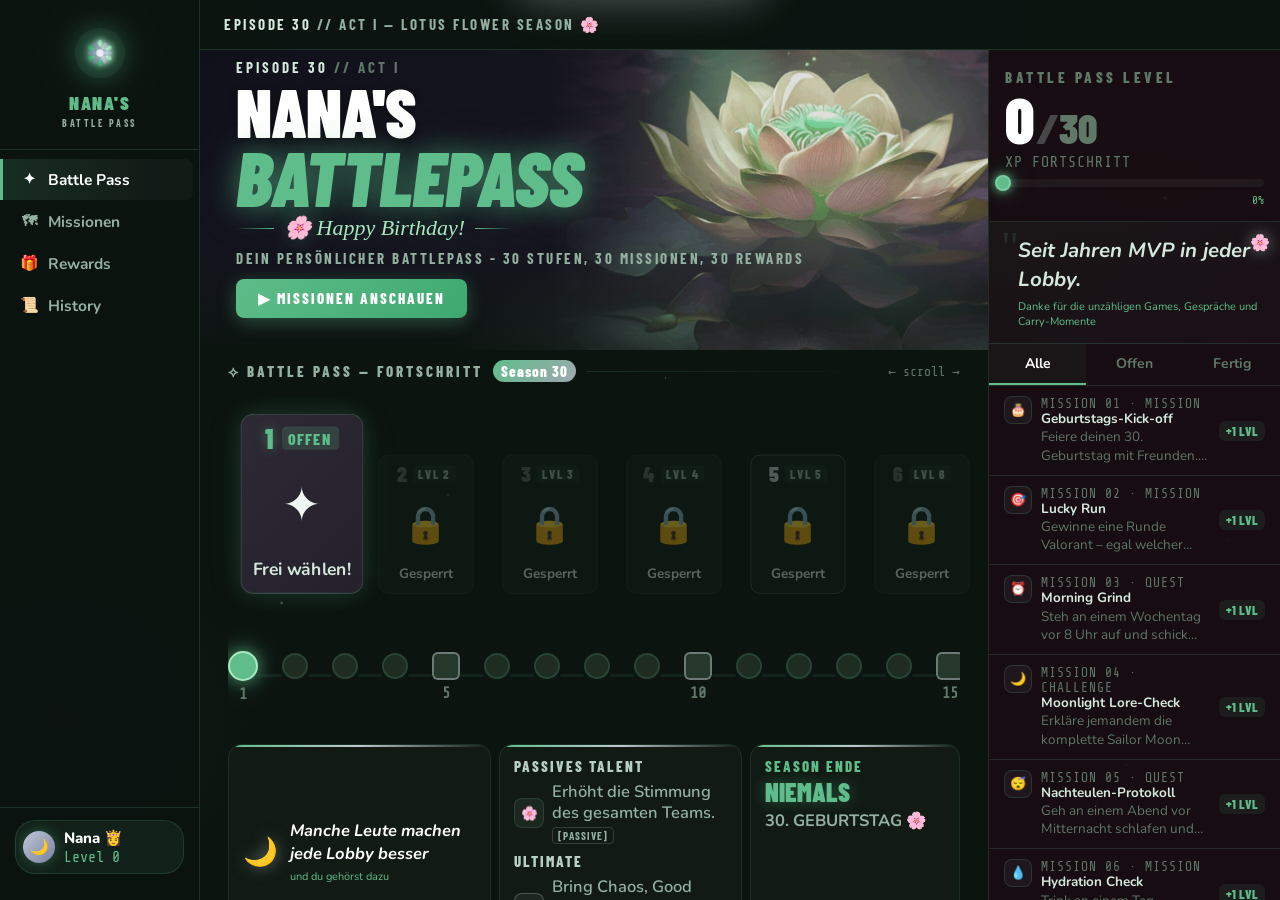
<file: index.html>
<!DOCTYPE html>
<html lang="de">
<head>
<meta charset="UTF-8">
<meta name="viewport" content="width=device-width, initial-scale=1.0">
<title>NANA'S BATTLEPASS 🌸</title>
<link rel="preconnect" href="https://fonts.googleapis.com">
<link href="https://fonts.googleapis.com/css2?family=Nunito:wght@400;600;700;800;900&family=Barlow+Condensed:ital,wght@0,600;0,700;0,800;0,900;1,800;1,900&family=Share+Tech+Mono&display=swap" rel="stylesheet">
<style>
:root {
  --pink:   #5ebd8a;
  --pink2:  #3da870;
  --pink3:  #2a7d50;
  --rose:   #a8e8c0;
  --gold:   #c0c8d0;
  --gold2:  #a0a8b0;
  --peach:  #d4ffe0;
  --lav:    #b8d0c4;
  --lav2:   #94b0a0;
  --bg0:    #0c1410;
  --bg1:    #101a14;
  --bg2:    #162018;
  --bg3:    #1e2c22;
  --bg4:    #26382c;
  --card:   #142018;
  --cardhv: #1c2e22;
  --bdr:    rgba(94,189,138,.18);
  --bdrl:   rgba(94,189,138,.40);
  --tx:     #f0f5f2;
  --tx2:    #d4e8dc;
  --muted:  #94b0a0;
  --muted2: #607868;
  --ft:     'Barlow Condensed', sans-serif;
  --fb:     'Nunito', sans-serif;
  --fm:     'Share Tech Mono', monospace;
}

*,*::before,*::after { box-sizing:border-box; margin:0; padding:0; }
html { height:100%; }
body {
  height:100%; min-height:100vh;
  background:var(--bg0);
  background-image:
    radial-gradient(ellipse 80% 50% at 50% 0%, rgba(192,200,208,.06) 0%, transparent 55%),
    radial-gradient(ellipse 40% 30% at 90% 20%, rgba(94,189,138,.07) 0%, transparent 50%),
    radial-gradient(ellipse 30% 40% at 5% 80%, rgba(192,200,208,.04) 0%, transparent 50%);
  color:var(--tx); font-family:var(--fb);
  overflow:hidden;
}

/* ── tiny sparkle stars in bg ── */
body::before {
  content:''; position:fixed; inset:0; pointer-events:none; z-index:0;
  background-image:
    radial-gradient(1.5px 1.5px at 8% 12%,rgba(220,240,228,.55),transparent),
    radial-gradient(1px 1px at 17% 35%,rgba(220,240,228,.4),transparent),
    radial-gradient(2px 2px at 26% 8%,rgba(220,240,228,.5),transparent),
    radial-gradient(1px 1px at 35% 55%,rgba(220,240,228,.35),transparent),
    radial-gradient(1.5px 1.5px at 44% 18%,rgba(220,240,228,.6),transparent),
    radial-gradient(1px 1px at 52% 42%,rgba(220,240,228,.4),transparent),
    radial-gradient(2px 2px at 60% 7%,rgba(220,240,228,.55),transparent),
    radial-gradient(1px 1px at 68% 30%,rgba(220,240,228,.45),transparent),
    radial-gradient(1.5px 1.5px at 76% 15%,rgba(220,240,228,.5),transparent),
    radial-gradient(1px 1px at 84% 48%,rgba(220,240,228,.35),transparent),
    radial-gradient(2px 2px at 91% 22%,rgba(220,240,228,.6),transparent),
    radial-gradient(1px 1px at 96% 60%,rgba(220,240,228,.4),transparent),
    radial-gradient(1.5px 1.5px at 4% 70%,rgba(220,240,228,.3),transparent),
    radial-gradient(1px 1px at 13% 82%,rgba(220,240,228,.25),transparent),
    radial-gradient(2px 2px at 22% 67%,rgba(220,240,228,.35),transparent),
    radial-gradient(1px 1px at 78% 75%,rgba(220,240,228,.3),transparent),
    radial-gradient(1.5px 1.5px at 88% 85%,rgba(220,240,228,.4),transparent);
}

/* ══ APP LAYOUT ══ */
.app { display:flex; height:100vh; overflow:hidden; position:relative; z-index:1; }

/* ── SIDEBAR ── */
.sidebar {
  width:200px; min-width:200px;
  background:rgba(12,20,16,.95);
  border-right:1px solid var(--bdr);
  display:flex; flex-direction:column; z-index:10;
  backdrop-filter:blur(12px);
}
.sb-logo {
  padding:24px 18px 20px;
  border-bottom:1px solid var(--bdr);
  display:flex; flex-direction:column; align-items:center; gap:10px;
}
.sb-logo svg {
  width:58px; height:58px; flex-shrink:0;
  filter:drop-shadow(0 0 14px rgba(94,189,138,.9)) drop-shadow(0 0 28px rgba(94,189,138,.35));
}
.sb-brand {
  font-family:var(--ft); font-size:19px; font-weight:900;
  letter-spacing:1.5px; line-height:1.2;
  color:var(--pink); text-align:center;
}
.sb-brand span { display:block; font-size:10px; letter-spacing:2.5px; color:var(--muted); font-weight:700; text-transform:uppercase; margin-top:2px; }

.nav { flex:1; padding:8px 0; }
.nav-i {
  display:flex; align-items:center; gap:10px;
  padding:10px 17px;
  font-family:var(--fb); font-size:15.5px; font-weight:700;
  color:var(--muted); cursor:pointer;
  border-left:3px solid transparent;
  transition:all .15s; border-radius:0 8px 8px 0; margin:1px 6px 1px 0;
}
.nav-i:hover { color:var(--tx); background:rgba(94,189,138,.06); }
.nav-i.on {
  color:#fff;
  background:linear-gradient(90deg,rgba(94,189,138,.16),rgba(192,200,208,.04) 80%);
  border-left-color:var(--pink);
}
.nav-i .ni { font-size:15px; width:18px; text-align:center; }

.sb-bot { padding:12px 15px 16px; border-top:1px solid var(--bdr); }
.sb-pchip { display:flex; align-items:center; gap:9px; background:rgba(94,189,138,.08); border:1px solid var(--bdr); border-radius:20px; padding:7px 12px 7px 7px; margin-bottom:10px; }
.sb-ep { font-size:13px; color:var(--muted2); font-weight:700; letter-spacing:1px; }

/* ── MAIN ── */
.main { flex:1; display:flex; flex-direction:column; overflow:hidden; min-width:0; }

/* ── TOPBAR ── */
.top {
  display:flex; align-items:center; justify-content:space-between;
  padding:0 24px; height:50px; flex-shrink:0;
  background:rgba(12,20,16,.9);
  border-bottom:1px solid var(--bdr);
  backdrop-filter:blur(8px); z-index:10;
}
.top-ep { font-family:var(--ft); font-size:15px; font-weight:700; letter-spacing:2.5px; color:var(--muted); text-transform:uppercase; }
.top-ep b { color:var(--tx2); }
.pchip {
  display:flex; align-items:center; gap:10px;
  background:rgba(94,189,138,.08); border:1px solid var(--bdr);
  padding:8px 22px 8px 8px; border-radius:30px; cursor:pointer;
  transition:all .15s;
}
.pchip:hover { background:rgba(94,189,138,.14); border-color:var(--bdrl); }
.pav {
  width:36px; height:36px;
  background:linear-gradient(135deg,#c0c8d8,#7880a0);
  display:flex; align-items:center; justify-content:center;
  border-radius:50%; font-size:13.5px;
  box-shadow:0 0 14px rgba(94,189,138,.4);
}
.pnm { font-family:var(--fb); font-size:15px; font-weight:800; color:#fff; }
.plv { font-family:var(--fm); font-size:15px; color:var(--pink); margin-top:1px; }

/* ── CONTENT ── */
.cnt { flex:1; display:flex; overflow:hidden; min-height:0; }
.lcol { flex:1; display:flex; flex-direction:column; overflow-y:auto; min-width:0;
  scrollbar-width:thin; scrollbar-color:var(--bdr) transparent; }
.lcol::-webkit-scrollbar { width:4px; }
.lcol::-webkit-scrollbar-thumb { background:var(--bdr); border-radius:4px; }

/* ── HERO ── */
.hero {
  position:relative; flex-shrink:0; height:300px; overflow:hidden;
  display:flex; flex-direction:column; justify-content:flex-end;
}
.hbg {
  position:absolute; inset:0;
  background:
    linear-gradient(to bottom, transparent 65%, var(--bg0) 100%),
    radial-gradient(ellipse 60% 130% at 82% 50%,rgba(160,170,200,.18) 0%,transparent 60%),
    radial-gradient(ellipse 50% 70% at 96% 15%,rgba(180,185,200,.12) 0%,transparent 50%),
    linear-gradient(145deg,#10101a 0%,#161620 45%,#101018 100%);
}
/* petal glows */
.h-petals {
  position:absolute; inset:0; z-index:1;
  background:
    radial-gradient(ellipse 9% 60% at 65% 1%,rgba(94,189,138,.30),transparent),
    radial-gradient(ellipse 5% 42% at 70% 15%,rgba(94,189,138,.18),transparent),
    radial-gradient(ellipse 22% 28% at 54% 96%,rgba(192,200,208,.08),transparent),
    radial-gradient(ellipse 12% 25% at 88% 85%,rgba(94,189,138,.07),transparent);
}
.h-hero-img {
  position:absolute; z-index:2;
  right:-60px; top:50%; transform:translateY(-50%);
  width:500px; opacity:.85;
  mix-blend-mode:screen;
  pointer-events:none;
  filter:saturate(0.8) brightness(1.05) hue-rotate(90deg) sepia(0.15);
  mask-image:
    linear-gradient(to right, transparent 0%, black 35%),
    linear-gradient(to top, transparent 0%, black 48%);
  mask-composite:intersect;
  -webkit-mask-image:
    linear-gradient(to right, transparent 0%, black 35%),
    linear-gradient(to top, transparent 0%, black 48%);
  -webkit-mask-composite:source-in;
}
/* Moon */
.h-moon-wrap {
  position:absolute; z-index:2;
  right:30px; top:4px; width:252px; height:252px;
}
.h-moon {
  position:absolute; inset:0; border-radius:50%;
  background:radial-gradient(circle at 38% 36%,#f0f8f4 0%,#d0e8d8 18%,#80c0a0 45%,rgba(40,100,70,.45) 74%,transparent 91%);
  box-shadow:0 0 55px rgba(94,189,138,.35),0 0 110px rgba(94,189,138,.14),inset -12px 14px 36px rgba(40,80,60,.18);
}
.h-moon::after {
  content:''; position:absolute; top:-8%; left:23%; width:88%; height:88%;
  border-radius:50%;
  background:radial-gradient(ellipse at 42% 42%,#081208 42%,#0c1a10 100%);
  box-shadow:inset 4px -4px 20px rgba(6,18,10,.98);
}
.h-moonring { position:absolute; inset:-24px; border-radius:50%; border:1px solid rgba(192,200,208,.10); box-shadow:0 0 32px rgba(192,200,208,.09); }
.h-moonring2 { inset:-52px; border-color:rgba(192,200,208,.04); }
.h-moon-wrap::after {
  content:''; position:absolute; bottom:-18px; left:50%; transform:translateX(-50%);
  width:230px; height:90px;
  background:radial-gradient(ellipse,rgba(192,200,208,.12),transparent 70%);
}
.h-moon-wrap::before {
  content:''; position:absolute; bottom:0; left:-12px; right:-12px; height:70px;
  background:linear-gradient(0deg,var(--bg0),transparent); z-index:3;
}
/* Lotus BG watermark */
.h-lotus-wm { position:absolute; z-index:1; right:146px; top:52px; width:188px; height:188px; opacity:.04; }

.htxt { position:relative; z-index:5; padding:0 36px 32px; }
.h-ep { font-family:var(--ft); font-size:15px; font-weight:700; letter-spacing:3px; color:var(--muted2); text-transform:uppercase; margin-bottom:6px; }
.h-ep b { color:var(--tx2); }
.h-title {
  font-family:var(--ft); font-size:68px; font-weight:900;
  line-height:.88; text-transform:uppercase; color:#fff; letter-spacing:-1px;
  text-shadow:0 2px 8px rgba(0,0,0,.4);
}
.h-title-k {
  color:var(--pink); font-style:italic; font-size:78px;
  text-shadow:0 0 28px rgba(94,189,138,.55),0 0 55px rgba(94,189,138,.18);
}
.h-sub {
  font-family:'Georgia',serif; font-size:22px; font-style:italic;
  color:var(--rose); margin:4px 0 8px;
  text-shadow:0 0 18px rgba(94,189,138,.3);
  display:inline-flex; align-items:center; gap:10px;
}
.h-sub::before,.h-sub::after { content:''; display:block; width:38px; height:1px; background:linear-gradient(90deg,transparent,var(--pink)); }
.h-sub::after { background:linear-gradient(90deg,var(--pink),transparent); }
.h-desc { font-family:var(--ft); font-size:15px; font-weight:700; letter-spacing:2.5px; color:var(--muted); text-transform:uppercase; margin-bottom:12px; }
.h-btns { display:flex; gap:10px; align-items:center; }
.h-anno {
  position:absolute; z-index:6; right:296px; top:24px;
  font-family:var(--ft); font-size:15px; font-weight:700; font-style:italic;
  color:var(--muted); text-align:center; line-height:1.55;
}
.h-anno .big { color:var(--pink); font-size:16.5px; font-weight:900; }

/* Buttons */
.btn-r {
  background:linear-gradient(135deg,var(--pink),var(--pink2));
  color:#fff; border:none; padding:10px 22px;
  font-family:var(--ft); font-size:15px; font-weight:800; letter-spacing:2px; text-transform:uppercase;
  cursor:pointer; border-radius:8px; white-space:nowrap;
  box-shadow:0 4px 18px rgba(94,189,138,.35);
  transition:all .18s;
}
.btn-r:hover { box-shadow:0 6px 28px rgba(94,189,138,.55); transform:translateY(-2px); }
.btn-g {
  background:rgba(220,240,228,.06); color:var(--muted);
  border:1px solid rgba(220,240,228,.12);
  padding:10px 22px; font-family:var(--ft); font-size:16px; font-weight:800;
  letter-spacing:2px; text-transform:uppercase; cursor:pointer;
  border-radius:8px; display:flex; align-items:center; gap:8px;
  transition:all .18s;
}
.btn-g:hover { border-color:rgba(220,240,228,.25); color:#ddd; background:rgba(220,240,228,.1); }
.play-c {
  width:20px; height:20px; border:1.5px solid currentColor; border-radius:50%;
  display:flex; align-items:center; justify-content:center; font-size:15px;
}

/* ── BP SCREEN ── */
.bp-screen { flex:1; display:flex; flex-direction:column; flex-shrink:0; min-height:0; }
.bp-center { flex:1; display:flex; flex-direction:column; justify-content:center; }
.sec-hdr {
  display:flex; align-items:center; gap:10px;
  padding:10px 28px 10px; flex-shrink:0;
}
.sec-hdr-line { flex:1; height:1px; background:linear-gradient(90deg,var(--bdr),transparent); }
.sec-hdr-t {
  font-family:var(--ft); font-size:15px; font-weight:800;
  letter-spacing:3px; color:var(--muted); text-transform:uppercase; white-space:nowrap;
}
.sec-hdr-badge {
  background:linear-gradient(135deg,var(--pink),var(--gold2));
  color:#fff; font-family:var(--ft); font-size:15px; font-weight:800;
  letter-spacing:1px; padding:2px 8px; border-radius:20px;
}

/* ── BP CARDS ── */
.bp-scroll-area {
  padding:32px 44px 20px; overflow-x:auto; flex-shrink:0;
  scrollbar-width:thin; scrollbar-color:var(--bdr) transparent;
}
.bp-scroll-area::-webkit-scrollbar { height:4px; }
.bp-scroll-area::-webkit-scrollbar-track { margin:0 44px; background:transparent; }
.bp-scroll-area::-webkit-scrollbar-thumb { background:rgba(94,189,138,.3); border-radius:4px; }
.bp-r { display:flex; gap:8px; width:max-content; }

.bpc {
  width:116px; min-width:116px;
  background:var(--card); border:1px solid rgba(94,189,138,.12);
  border-radius:12px; padding:10px 10px 12px;
  cursor:pointer; transition:all .18s; position:relative; overflow:hidden;
  display:flex; flex-direction:column; gap:0;
}
.bpc:hover { border-color:rgba(94,189,138,.32); transform:translateY(-3px); background:var(--cardhv); box-shadow:0 10px 28px rgba(94,189,138,.15); }
@property --card-angle {
  syntax: '<angle>';
  initial-value: 0deg;
  inherits: false;
}
.bpc.cur {
  border:none;
  background:linear-gradient(135deg,#2e2a34,#24202c);
  box-shadow:0 0 20px rgba(94,189,138,.18),0 0 40px rgba(94,189,138,.07);
  animation:none;
  position:relative;
}
.bpc.cur::before {
  content:'';
  position:absolute;
  inset:0;
  border-radius:12px;
  padding:2px;
  background:conic-gradient(
    from var(--card-angle),
    transparent 0deg,
    transparent 290deg,
    rgba(94,189,138,.25) 320deg,
    rgba(220,225,235,1) 355deg,
    transparent 360deg
  );
  -webkit-mask:linear-gradient(#fff 0 0) content-box,linear-gradient(#fff 0 0);
  -webkit-mask-composite:destination-out;
  mask:linear-gradient(#fff 0 0) content-box,linear-gradient(#fff 0 0);
  mask-composite:exclude;
  animation:card-dot-orbit 2.5s linear infinite;
}
.bpc.cur::after {
  content:'';
  position:absolute;
  inset:0;
  border-radius:12px;
  border:1.5px solid rgba(94,189,138,.22);
}
@keyframes card-dot-orbit {
  from { --card-angle:0deg; }
  to   { --card-angle:360deg; }
}
.bpc.cur::before {
  content:''; position:absolute; inset:0; border-radius:11px;
  background:radial-gradient(ellipse 90% 70% at 50% 100%,rgba(94,189,138,.09),transparent);
}
.bpc.done {
  border-color:rgba(192,200,208,.25);
  background:linear-gradient(135deg,rgba(94,189,138,.06),rgba(192,200,208,.04));
}
.bpc.done::after {
  content:'✓'; position:absolute; top:6px; right:8px;
  color:var(--gold); font-size:20px; font-weight:900; opacity:.95;
}

.bpc.lk { opacity:.38; cursor:not-allowed; }
.bpc.lk:hover { transform:none; box-shadow:none; background:var(--card); border-color:rgba(94,189,138,.12); }

.bpc-h { display:flex; align-items:center; justify-content:center; gap:8px; width:100%; }
.bpc-n { font-family:var(--ft); font-size:26px; font-weight:900; color:rgba(220,240,228,.35); line-height:1; }
.bpc.cur .bpc-n { color:var(--pink); text-shadow:0 0 10px rgba(94,189,138,.5); }
.bpc.done .bpc-n { color:rgba(94,189,138,.5); }
.bpc-type {
  font-family:var(--ft); font-size:15px; font-weight:800; letter-spacing:1.5px;
  padding:2px 6px; border-radius:4px; text-transform:uppercase;
  background:rgba(94,189,138,.08); color:var(--muted);
}
.bpc.cur .bpc-type { background:rgba(94,189,138,.18); color:var(--pink); }
.bpc.done .bpc-type { background:rgba(94,189,138,.12); color:var(--rose); }

.bpc-ic { font-size:44px; text-align:center; display:flex; align-items:center; justify-content:center; flex:1; line-height:1; }
.bpc-nm { font-family:var(--fb); font-size:16.5px; font-weight:700; color:var(--tx2); line-height:1.25; text-align:center; }
.bpc.done .bpc-nm { color:var(--rose); font-size:15.5px; }
.bpc.lk   { transform:scale(.82); transform-origin:bottom center; }
.bpc.lk:hover { transform:scale(.84); }
.bpc.done { transform:scale(.88); transform-origin:bottom center; }
.bpc.cur  { transform:scale(1.06); transform-origin:bottom center; }

/* Milestone card extra flair */
.bpc.mile { border-color:rgba(192,200,208,.30); }
.bpc.mile .bpc-n { color:var(--gold); }

/* Final card */
.bpc-f {
  width:148px; min-width:148px;
  background:linear-gradient(135deg,#1e0f38,#2c1458,#1a0f30);
  border:1px solid rgba(184,208,196,.30);
  border-radius:14px; padding:10px 10px 12px;
  display:flex; flex-direction:column; align-items:center; justify-content:center;
  position:relative; overflow:hidden;
  box-shadow:0 0 28px rgba(184,208,196,.08);
}
.bpc-f::before {
  content:''; position:absolute; inset:0;
  background:radial-gradient(ellipse 80% 60% at 50% 60%,rgba(184,208,196,.06),transparent);
}
.bpc-f::after {
  content:''; position:absolute; top:0; left:0; right:0; height:2px;
  background:linear-gradient(90deg,transparent,var(--lav2),transparent);
  border-radius:14px 14px 0 0;
}
.f-num { font-family:var(--ft); font-size:28px; font-weight:900; color:var(--lav); position:relative; z-index:1; }
.f-ic { font-size:48px; margin:2px 0 3px; filter:drop-shadow(0 0 14px rgba(184,208,196,.5)); position:relative; z-index:1; }
.f-lbl { font-family:var(--ft); font-size:8px; font-weight:800; letter-spacing:2.5px; color:var(--muted2); text-transform:uppercase; z-index:1; }
.f-title { font-family:var(--ft); font-size:26px; font-weight:900; color:var(--lav); text-transform:uppercase; letter-spacing:2px; text-shadow:0 0 20px rgba(184,208,196,.55); position:relative; z-index:1; }

/* ── TIMELINE ── */
.tl-w { padding:0 28px; flex-shrink:0; }
.tl-r { display:flex; align-items:center; overflow-x:auto; scrollbar-width:none; padding:36px 0; }
.tl-r::before,.tl-r::after { content:''; margin:auto; }
.tl-r::-webkit-scrollbar { display:none; }
.tl-n { display:flex; flex-direction:column; align-items:center; flex-shrink:0; }
.td {
  width:26px; height:26px; border-radius:50%;
  border:2px solid rgba(94,189,138,.16);
  background:var(--bg3);
  display:flex; align-items:center; justify-content:center;
  font-size:8px; font-family:var(--fm); color:var(--muted2);
  transition:all .22s; flex-shrink:0;
}
.td.done { background:var(--pink2); border-color:var(--pink); box-shadow:0 0 10px rgba(94,189,138,.5); }
.td.done::after { content:'✓'; color:#fff; font-size:13px; font-weight:800; }
.td.cur {
  background:var(--pink); border-color:#a8e8c0;
  box-shadow:0 0 16px rgba(94,189,138,.75),0 0 32px rgba(94,189,138,.35);
  animation:tp 1.8s ease-in-out infinite;
  width:30px; height:30px;
}
.td.mile {
  border-radius:6px; width:28px; height:28px;
  border-color:rgba(192,200,208,.45); background:var(--bg4);
  font-size:13px; color:var(--gold);
}
.td.mile.done { background:var(--gold2); border-color:var(--gold); box-shadow:0 0 10px rgba(192,200,208,.5); }
.td.big { width:32px; height:32px; }
@keyframes tp {
  0%,100% { box-shadow:0 0 10px rgba(94,189,138,.5); }
  50%      { box-shadow:0 0 20px rgba(94,189,138,.8),0 0 40px rgba(94,189,138,.3); }
}
.tl-l { width:24px; height:3px; background:rgba(94,189,138,.09); flex-shrink:0; border-radius:3px; }
.tl-l.done { background:linear-gradient(90deg,var(--pink2),var(--pink)); box-shadow:0 0 6px rgba(94,189,138,.35); }
.tl-lb { font-family:var(--fm); font-size:15.5px; color:var(--muted2); margin-top:4px; height:14px; text-align:center; font-weight:600; }

/* ── BOTTOM PANELS ── */
.bot { flex-shrink:0; display:flex; gap:8px; padding:8px 28px 16px; }
.bb {
  background:rgba(20,32,24,.65);
  border:1px solid rgba(94,189,138,.13);
  border-radius:14px; padding:12px 14px;
  position:relative; overflow:hidden;
  backdrop-filter:blur(4px);
}
.bb::before {
  content:''; position:absolute; top:0; left:0; right:0; height:2px;
  background:linear-gradient(90deg,var(--pink),var(--gold),transparent);
  border-radius:14px 14px 0 0;
}
.bb.daily  { flex:2.2; }
.bb.quote  { flex:1.1; display:flex; align-items:center; gap:12px; }
.bb.abil   { flex:1; }
.bb.season { flex:.85; }

.bb-t {
  font-family:var(--ft); font-size:15.5px; font-weight:800;
  letter-spacing:2.5px; color:var(--pink); text-transform:uppercase;
  margin-bottom:8px; display:flex; justify-content:space-between; align-items:center;
}
.bb-timer { font-family:var(--fm); font-size:11px; color:var(--muted2); display:flex; align-items:center; gap:3px; }
.dm { display:flex; align-items:center; gap:7px; margin-bottom:5px; }
.dm:last-child { margin-bottom:0; }
.dm-i { width:16px; height:16px; border-radius:50%; border:1px solid var(--bdr); display:flex; align-items:center; justify-content:center; font-size:13px; flex-shrink:0; }
.dm-t { flex:1; font-size:16.5px; font-weight:600; color:var(--muted); white-space:nowrap; overflow:hidden; text-overflow:ellipsis; }
.dm-p { font-family:var(--fm); font-size:11px; color:var(--muted2); flex-shrink:0; }
.dm-x { font-family:var(--ft); font-size:15.5px; font-weight:800; color:var(--pink); flex-shrink:0; }

.bq-ic { font-size:28px; flex-shrink:0; filter:drop-shadow(0 0 8px rgba(184,208,196,.5)); }
.bq-t { font-family:var(--fb); font-size:16.5px; font-weight:700; font-style:italic; color:#fff; line-height:1.4; }
.bq-f { font-size:11px; color:var(--pink); margin-top:4px; }

.ab-h { font-family:var(--ft); font-size:15px; font-weight:800; letter-spacing:2px; color:var(--lav); text-transform:uppercase; margin-bottom:6px; }
.ab-c { display:flex; align-items:center; gap:8px; margin-bottom:6px; }
.ab-i { width:30px; height:30px; border:1px solid var(--bdr); border-radius:8px; background:rgba(184,208,196,.07); display:flex; align-items:center; justify-content:center; font-size:13.5px; flex-shrink:0; }
.ab-t { font-size:16.5px; font-weight:600; color:var(--muted); line-height:1.3; }
.ab-tag { font-family:var(--ft); font-size:11px; font-weight:700; letter-spacing:1px; color:var(--lav2); border:1px solid rgba(184,208,196,.2); border-radius:4px; display:inline-block; padding:1px 5px; margin-top:2px; }

.s-l { font-family:var(--ft); font-size:15px; font-weight:800; letter-spacing:2px; color:var(--pink); text-transform:uppercase; margin-bottom:4px; }
.s-d { font-family:var(--ft); font-size:26px; font-weight:900; color:var(--pink); line-height:1; text-shadow:0 0 16px rgba(94,189,138,.4); }
.s-s { font-family:var(--fb); font-size:16.5px; font-weight:700; color:var(--muted); margin-top:4px; }
.s-cake { position:absolute; right:10px; bottom:8px; font-size:24px; opacity:.8; }

/* ── RIGHT COLUMN ── */
.rcol {
  width:292px; min-width:292px;
  border-left:1px solid var(--bdr);
  display:flex; flex-direction:column;
  background:rgba(26,10,18,.8);
  overflow-y:auto; backdrop-filter:blur(6px);
  scrollbar-width:thin; scrollbar-color:var(--bdr) transparent;
}
.rcol::-webkit-scrollbar { width:4px; }
.rcol::-webkit-scrollbar-thumb { background:var(--bdr); border-radius:4px; }

.rl { padding:18px 16px 14px; border-bottom:1px solid var(--bdr); }
.rl-l { font-family:var(--ft); font-size:15px; font-weight:800; letter-spacing:3.5px; color:var(--muted2); text-transform:uppercase; margin-bottom:1px; }
.rl-n { font-family:var(--ft); font-size:64px; font-weight:900; line-height:1; color:#fff; display:flex; align-items:baseline; gap:3px; }
.rl-sep { color:rgba(184,208,196,.3); font-size:42px; font-style:italic; }
.rl-tot { color:var(--muted2); font-size:42px; }
.rl-sub { font-family:var(--fm); font-size:15px; color:var(--muted2); margin:3px 0 8px; letter-spacing:1px; }
.xp-track { height:8px; background:rgba(220,240,228,.05); border-radius:8px; position:relative; overflow:visible; margin-bottom:2px; }
.xp-f {
  height:100%; border-radius:8px;
  background:linear-gradient(90deg,var(--pink3),var(--pink),var(--gold));
  transition:width .9s cubic-bezier(.34,1.2,.64,1); position:relative;
  box-shadow:0 0 10px rgba(94,189,138,.4);
}
.xp-f::after {
  content:''; position:absolute; right:-6px; top:-4px;
  width:16px; height:16px; background:var(--pink); border-radius:50%;
  box-shadow:0 0 10px var(--pink),0 0 22px rgba(94,189,138,.5);
  border:2px solid rgba(220,240,228,.25);
}
.xp-p { font-family:var(--fm); font-size:11px; color:var(--pink); text-align:right; margin-top:7px; }

.rq {
  padding:14px 15px; border-bottom:1px solid var(--bdr);
  background:linear-gradient(135deg,rgba(94,189,138,.05),rgba(192,200,208,.02));
  position:relative;
}
.rq-qm { position:absolute; top:4px; left:12px; font-family:Georgia,serif; font-size:44px; color:var(--pink); opacity:.14; line-height:1; }
.rq-t { font-family:var(--fb); font-size:20.5px; font-weight:700; font-style:italic; color:var(--tx2); line-height:1.42; padding-left:14px; position:relative; z-index:1; }
.rq-f { font-size:11px; color:var(--pink); margin-top:5px; padding-left:14px; }
.rq-m { position:absolute; right:10px; top:10px; filter:drop-shadow(0 0 8px rgba(184,208,196,.55)); }

.rt { display:flex; border-bottom:1px solid var(--bdr); flex-shrink:0; }
.rtb {
  flex:1; padding:10px 4px; text-align:center;
  font-family:var(--fb); font-size:14px; font-weight:700;
  color:var(--muted2); cursor:pointer;
  border-bottom:2px solid transparent; transition:all .15s;
}
.rtb:hover { color:var(--muted); }
.rtb.on { color:#fff; border-bottom-color:var(--pink); background:rgba(94,189,138,.05); }

.ml { flex:1; overflow-y:auto; scrollbar-width:thin; scrollbar-color:var(--bdr) transparent; }
.ml::-webkit-scrollbar { width:3px; }
.ml::-webkit-scrollbar-thumb { background:var(--bdr); border-radius:3px; }
.mi {
  padding:10px 15px; border-bottom:1px solid var(--bdr);
  cursor:pointer; transition:all .15s;
  display:flex; align-items:flex-start; gap:9px; position:relative;
}
.mi:hover { background:rgba(94,189,138,.04); }
.mi.dn { opacity:.45; cursor:default; }
.mi.dn:hover { background:none; }
.mi-i {
  width:28px; height:28px; background:rgba(184,208,196,.06);
  border:1px solid var(--bdr); border-radius:8px;
  display:flex; align-items:center; justify-content:center;
  font-size:13px; flex-shrink:0;
}
.mi.dn .mi-i { border-color:rgba(94,189,138,.22); background:rgba(94,189,138,.06); }
.mi-b { flex:1; min-width:0; }
.mi-num { font-family:var(--fm); font-size:13px; color:var(--muted2); letter-spacing:1px; }
.mi-t { font-family:var(--fb); font-size:13.5px; font-weight:700; color:var(--tx2); line-height:1.2; white-space:nowrap; overflow:hidden; text-overflow:ellipsis; }
.mi-d { font-size:13.5px; color:var(--muted2); line-height:1.35; margin-top:1px; display:-webkit-box; -webkit-line-clamp:2; -webkit-box-orient:vertical; overflow:hidden; }
.mi-rw { font-size:14.5px; color:var(--gold); margin-top:3px; font-weight:700; font-family:var(--ft); letter-spacing:.5px; }
.mi-xp { font-family:var(--ft); font-size:13px; font-weight:800; color:var(--pink); flex-shrink:0; align-self:center; background:rgba(94,189,138,.1); padding:2px 7px; border-radius:6px; }
.mi-ck { position:absolute; right:11px; top:50%; transform:translateY(-50%); color:var(--pink); font-size:14.5px; }

/* ── MODALS ── */
.ov {
  position:fixed; inset:0;
  background:rgba(14,16,24,.85);
  backdrop-filter:blur(12px); z-index:1000;
  display:flex; align-items:center; justify-content:center;
  opacity:0; pointer-events:none; transition:opacity .22s;
}
.ov.open { opacity:1; pointer-events:all; }
.mdl {
  background:linear-gradient(135deg,#1e2028,#2a2e38,#1a1e26);
  border:1px solid rgba(192,200,208,.28);
  width:430px; max-width:94vw; border-radius:20px;
  position:relative;
  box-shadow:0 24px 80px rgba(0,0,0,.6),0 0 40px rgba(192,200,208,.10);
  transform:scale(.92) translateY(14px);
  transition:transform .28s cubic-bezier(.34,1.56,.64,1);
}
.ov.open .mdl { transform:scale(1) translateY(0); }
.mdl::before { content:''; position:absolute; top:0; left:0; right:0; height:2px; background:linear-gradient(90deg,transparent,var(--gold),var(--gold2),transparent); border-radius:20px 20px 0 0; }
.mx { position:absolute; top:12px; right:14px; background:rgba(220,240,228,.07); border:none; color:var(--muted); font-size:14.5px; cursor:pointer; z-index:5; width:28px; height:28px; border-radius:50%; display:flex; align-items:center; justify-content:center; transition:all .15s; }
.mx:hover { color:#fff; background:rgba(94,189,138,.2); }
.mb { padding:30px 28px 24px; text-align:center; }
.m-em { font-size:48px; margin-bottom:10px; display:block; filter:drop-shadow(0 4px 12px rgba(0,0,0,.4)); }
.m-tag { font-family:var(--ft); font-size:16px; font-weight:800; letter-spacing:3px; color:var(--pink); text-transform:uppercase; margin-bottom:9px; }
.m-nm { font-family:var(--ft); font-size:30px; font-weight:900; color:#fff; margin-bottom:8px; }
.m-ds { font-size:15px; color:var(--muted); line-height:1.6; margin-bottom:22px; }
.m-acts { display:flex; gap:8px; }
.m-acts .btn-r, .m-acts .btn-g { flex:1; justify-content:center; border-radius:10px; }

.rw-badge { font-family:var(--ft); font-size:13px; font-weight:800; letter-spacing:3px; color:var(--pink); border:1px solid rgba(94,189,138,.35); border-radius:6px; display:inline-block; padding:3px 10px; text-transform:uppercase; margin-bottom:18px; }
.rw-box {
  width:114px; height:114px; margin:0 auto 12px;
  background:linear-gradient(135deg,#1e2028,#2a2e38);
  border:2px solid rgba(192,200,208,.4); border-radius:18px;
  display:flex; align-items:center; justify-content:center;
  font-size:50px; cursor:pointer;
  box-shadow:0 0 25px rgba(192,200,208,.15),inset 0 0 20px rgba(192,200,208,.05);
  animation:rwf 2.5s ease-in-out infinite; transition:transform .2s;
}
.rw-box:hover { transform:scale(1.07) translateY(-5px); box-shadow:0 8px 35px rgba(192,200,208,.3); }
@keyframes rwf { 0%,100% { transform:translateY(0); } 50% { transform:translateY(-6px); } }
.rw-hint { font-family:var(--ft); font-size:12px; font-weight:800; letter-spacing:2px; color:var(--pink); text-transform:uppercase; animation:rwb 1.3s infinite; }
@keyframes rwb { 0%,100% { opacity:1; } 50% { opacity:.2; } }
.rw-rev { display:none; text-align:center; }
.rw-rev.show { display:block; animation:rwi .35s cubic-bezier(.34,1.56,.64,1); }
@keyframes rwi { from{opacity:0;transform:scale(.75)} to{opacity:1;transform:scale(1)} }
.rw-nm { font-family:var(--ft); font-size:27px; font-weight:900; color:var(--gold); text-transform:uppercase; text-shadow:0 0 20px rgba(192,200,208,.55); margin-bottom:8px; letter-spacing:1px; }
.rw-rd { font-size:13px; color:var(--muted); line-height:1.6; max-width:300px; margin:0 auto; }

/* ── LEVEL UP TOAST ── */
.lu {
  position:fixed; top:-100px; left:50%; transform:translateX(-50%); z-index:2000;
  background:linear-gradient(135deg,#1e2028,#2a2e38);
  border:2px solid var(--gold); padding:12px 36px;
  text-align:center; min-width:200px; border-radius:16px;
  box-shadow:0 8px 40px rgba(192,200,208,.35),0 0 80px rgba(192,200,208,.12);
  transition:top .55s cubic-bezier(.34,1.56,.64,1);
}
.lu.show { top:24px; }
.lu-l { font-family:var(--ft); font-size:13px; font-weight:800; letter-spacing:4px; color:var(--pink); text-transform:uppercase; }
.lu-n { font-family:var(--ft); font-size:46px; font-weight:900; line-height:1; color:#fff; text-shadow:0 0 14px rgba(220,240,228,.08); }

/* ── CONFETTI ── */
.cfl { position:fixed; inset:0; pointer-events:none; z-index:1999; }
.cfp { position:absolute; opacity:0; animation:cff 2.2s ease-in forwards; }
@keyframes cff { 0% { opacity:1; transform:translateY(-10px) rotate(0deg); } 100% { opacity:0; transform:translateY(100vh) rotate(600deg); } }

/* ── MOBILE NAV TOGGLE ── */
.mob-menu-btn {
  display:none;
  background:none; border:none;
  color:var(--muted); font-size:22px; cursor:pointer;
  padding:4px 8px; line-height:1;
}
.mob-rcol-btn {
  display:none;
  background:rgba(94,189,138,.1); border:1px solid var(--bdr);
  color:var(--muted); font-size:14px; cursor:pointer;
  padding:5px 10px; border-radius:8px;
  font-family:var(--ft); font-weight:800; letter-spacing:1px;
  white-space:nowrap;
}

/* ── MOBILE BOTTOM NAV ── */
.mob-nav {
  display:none;
  position:fixed; bottom:0; left:0; right:0; z-index:200;
  background:rgba(12,20,16,.97);
  border-top:1px solid var(--bdr);
  backdrop-filter:blur(12px);
  flex-direction:row;
  padding-bottom:env(safe-area-inset-bottom, 0px);
}
.mob-nav-i {
  flex:1; display:flex; flex-direction:column; align-items:center; justify-content:center;
  padding:10px 6px 8px;
  font-family:var(--ft); font-size:9px; font-weight:800; letter-spacing:1.5px;
  text-transform:uppercase; color:var(--muted2); cursor:pointer; gap:4px;
  transition:color .15s;
}
.mob-nav-i .mn-ic { font-size:18px; line-height:1; }
.mob-nav-i.on { color:var(--pink); }

/* Sidebar overlay on mobile */
.sidebar-overlay {
  display:none;
  position:fixed; inset:0; z-index:150;
  background:rgba(0,0,0,.6);
}
.sidebar-overlay.open { display:block; }

/* ── PAGES ── */
.page { display:flex; flex:1; overflow:hidden; width:100%; min-height:0; }
.page.hidden { display:none !important; }
.pg-wrap { flex:1; overflow-y:auto; padding:32px 36px; scrollbar-width:thin; scrollbar-color:var(--bdr) transparent; }
.pg-wrap::-webkit-scrollbar { width:4px; }
.pg-wrap::-webkit-scrollbar-thumb { background:var(--bdr); border-radius:4px; }
.pg-hdr { margin-bottom:28px; }
.pg-title { font-family:var(--ft); font-size:48px; font-weight:900; color:#fff; letter-spacing:1px; text-shadow:0 0 20px rgba(94,189,138,.2); }
.pg-sub { font-family:var(--fb); font-size:17px; color:var(--muted); margin-top:5px; }
.pg-stats { display:flex; gap:14px; margin-top:14px; }
.pg-stat { background:rgba(94,189,138,.07); border:1px solid var(--bdr); border-radius:10px; padding:10px 20px; }
.pg-stat-n { font-family:var(--ft); font-size:30px; font-weight:900; color:var(--pink); line-height:1; }
.pg-stat-l { font-family:var(--ft); font-size:8px; letter-spacing:2px; color:var(--muted2); text-transform:uppercase; margin-top:2px; }

/* Mission grid */
.mission-grid { display:grid; grid-template-columns:repeat(auto-fill,minmax(290px,1fr)); gap:12px; }
.mg-item { background:var(--card); border:1px solid rgba(94,189,138,.1); border-radius:14px; padding:14px 16px; display:flex; align-items:flex-start; gap:12px; cursor:pointer; transition:all .18s; }
.mg-item:hover { border-color:rgba(94,189,138,.3); background:var(--cardhv); transform:translateY(-2px); }
.mg-item.mg-done { border-color:rgba(192,200,208,.28); background:linear-gradient(135deg,rgba(94,189,138,.06),rgba(192,200,208,.03)); cursor:default; }
.mg-item.mg-done:hover { transform:none; }
.mg-ic { font-size:26px; flex-shrink:0; width:44px; height:44px; background:rgba(94,189,138,.07); border-radius:10px; display:flex; align-items:center; justify-content:center; }
.mg-item.mg-done .mg-ic { background:rgba(192,200,208,.08); }
.mg-body { flex:1; min-width:0; }
.mg-num { font-family:var(--fm); font-size:8px; color:var(--muted2); letter-spacing:1px; }
.mg-t { font-family:var(--fb); font-size:15px; font-weight:700; color:#fff; margin:2px 0; }
.mg-d { font-size:16.5px; color:var(--muted2); line-height:1.4; }
.mg-badge { display:inline-block; margin-top:5px; font-family:var(--ft); font-size:8px; font-weight:800; letter-spacing:1.5px; padding:2px 8px; border-radius:5px; text-transform:uppercase; }
.mg-badge.open { background:rgba(94,189,138,.15); color:var(--pink); }
.mg-badge.done { background:rgba(192,200,208,.15); color:var(--gold); }

/* Rewards grid */
.reward-grid { display:grid; grid-template-columns:repeat(auto-fill,minmax(220px,1fr)); gap:14px; }
.rg-item { background:var(--card); border:1px solid rgba(94,189,138,.1); border-radius:14px; padding:20px 16px; text-align:center; transition:all .18s; }
.rg-item.rg-unlocked { border-color:rgba(192,200,208,.32); background:linear-gradient(135deg,rgba(94,189,138,.07),rgba(192,200,208,.05)); }
.rg-item.rg-unlocked:hover { transform:translateY(-2px); box-shadow:0 8px 24px rgba(192,200,208,.1); }
.rg-item.rg-locked { opacity:.38; }
.rg-num { font-family:var(--fm); font-size:8px; color:var(--muted2); letter-spacing:1px; margin-bottom:8px; }
.rg-ic { font-size:34px; margin-bottom:8px; }
.rg-name { font-family:var(--ft); font-size:15.5px; font-weight:800; color:var(--gold); text-transform:uppercase; letter-spacing:.5px; margin-bottom:5px; }
.rg-desc { font-size:16.5px; color:var(--muted); line-height:1.4; }
.rg-src { font-size:15.5px; color:var(--muted2); margin-top:4px; font-style:italic; }
.rg-lock-ic { font-size:28px; margin-bottom:6px; opacity:.5; }
.rg-lock-t { font-family:var(--ft); font-size:15px; font-weight:800; color:var(--muted2); letter-spacing:2px; text-transform:uppercase; }

/* History */
.hl-empty { text-align:center; padding:64px 20px; }
.hl-empty-ic { font-size:52px; margin-bottom:14px; opacity:.45; }
.hl-empty-t { font-family:var(--ft); font-size:20px; font-weight:900; color:var(--muted); text-transform:uppercase; letter-spacing:2px; }
.hl-empty-s { font-size:8px; color:var(--muted2); margin-top:7px; line-height:1.6; }
.hl-item { display:flex; align-items:flex-start; gap:16px; padding:16px 0; border-bottom:1px solid var(--bdr); }
.hl-item:last-child { border-bottom:none; }
.hl-dot { width:40px; height:40px; border-radius:50%; flex-shrink:0; background:linear-gradient(135deg,var(--pink),var(--pink2)); display:flex; align-items:center; justify-content:center; font-size:13.5px; box-shadow:0 0 14px rgba(94,189,138,.35); }
.hl-body { flex:1; }
.hl-lvl { font-family:var(--ft); font-size:15px; font-weight:800; letter-spacing:2px; color:var(--pink); text-transform:uppercase; }
.hl-title { font-family:var(--fb); font-size:15.5px; font-weight:700; color:#fff; margin:2px 0; }
.hl-reward { font-size:15px; color:var(--gold); }
.hl-time { font-family:var(--fm); font-size:15px; color:var(--muted2); margin-top:3px; }

/* ══════════════════════════════════════
   RESPONSIVE — MOBILE (≤ 768px)
══════════════════════════════════════ */
@media (max-width: 768px) {

  /* ── Layout ── */
  body { overflow:hidden; }
  .app { flex-direction:column; height:100dvh; }

  /* ── Sidebar: hidden by default, slides in as overlay ── */
  .sidebar {
    position:fixed; top:0; left:-220px; height:100%;
    z-index:160; transition:left .28s cubic-bezier(.4,0,.2,1);
    width:200px !important; min-width:200px !important;
  }
  .sidebar.open { left:0; }

  /* ── Main: full width ── */
  .main { width:100%; flex:1; min-height:0; }

  /* ── Topbar ── */
  .top { padding:0 12px; gap:8px; }
  .top-ep { font-size:10px; letter-spacing:1.5px; overflow:hidden; white-space:nowrap; text-overflow:ellipsis; max-width:calc(100vw - 180px); }
  .mob-menu-btn { display:none !important; }
  .mob-rcol-btn { display:none !important; }
  .pchip { padding:5px 10px 5px 5px; gap:7px; }
  .pav { width:28px; height:28px; font-size:12px; }
  .pnm { font-size:11px; }
  .plv { font-size:10px; }

  /* ── Content ── */
  .cnt { flex-direction:column; }

  /* ── Hero ── */
  .hero { height:auto; min-height:220px; overflow:visible; }
  .htxt { padding:0 18px 20px; }
  .h-title { font-size:42px; }
  .h-title-k { font-size:50px; }
  .h-sub { font-size:16px; }
  .h-desc { font-size:11px; letter-spacing:1.5px; }
  .h-moon-wrap { width:160px; height:160px; right:10px; top:15px; }
  .h-hero-img { width:280px; right:-30px; }
  .h-anno { display:none; }
  .h-btns .btn-r { font-size:11px; padding:8px 14px; }

  /* ── Battle pass cards: compact ── */
  .bp-scroll-area { padding:16px 16px 12px; }
  .bpc { width:96px; min-width:96px; }
  .bpc.cur { transform:scale(1.04); }
  .bpc.done { transform:scale(.86); }
  .bpc.lk { transform:scale(.80); }
  .sec-hdr { padding:8px 16px; }

  /* ── Timeline ── */
  .tl-w { padding:0 16px; }

  /* ── Bottom panels: stack vertically ── */
  .bot { flex-direction:column; padding:8px 12px calc(env(safe-area-inset-bottom,0px) + 72px); gap:6px; }
  .bb.daily, .bb.quote, .bb.abil, .bb.season { flex:none; }

  /* ── Right column: hidden, shown via rcol-panel overlay ── */
  .rcol {
    position:fixed; top:0; right:-100%; height:100%;
    z-index:160; width:88vw !important; min-width:0 !important;
    transition:right .28s cubic-bezier(.4,0,.2,1);
  }
  .rcol.open { right:0; }

  /* ── Bottom mobile nav ── */
  .mob-nav { display:flex; }

  /* ── lcol scrolls properly ── */
  .lcol {
    overflow-y:auto;
    padding-bottom:0;
    height:calc(100dvh - 50px);
  }

  /* ── Page wrappers ── */
  .pg-wrap { padding:18px 16px; padding-bottom:calc(env(safe-area-inset-bottom,0px) + 76px); }
  .pg-title { font-size:32px; }
  .pg-stats { flex-wrap:wrap; gap:8px; }

  /* ── Mission/Reward grids: single column ── */
  .mission-grid { grid-template-columns:1fr; }
  .reward-grid { grid-template-columns:repeat(auto-fill,minmax(160px,1fr)); }

  /* ── Modal ── */
  .mdl { max-width:96vw; }
  .mb { padding:22px 18px 18px; }

  /* ── Level-up toast ── */
  .lu { min-width:160px; padding:10px 24px; }
}

@media (max-width: 400px) {
  .h-title { font-size:34px; }
  .h-title-k { font-size:40px; }
  .hero { height:auto; min-height:200px; }
  .h-moon-wrap { width:130px; height:130px; }
  .bpc { width:84px; min-width:84px; }
  .bpc-ic { font-size:36px; }
  .bpc-nm { font-size:12px; }
}
</style>
</head>
<body>
<div class="app">

<!-- ═══════════ SIDEBAR ═══════════ -->
<aside class="sidebar">
  <div class="sb-logo">
    <svg viewBox="0 0 44 44" fill="none" xmlns="http://www.w3.org/2000/svg">
      <defs>
        <filter id="glow" x="-50%" y="-50%" width="200%" height="200%">
          <feGaussianBlur in="SourceGraphic" stdDeviation="2.5" result="b"/>
          <feMerge><feMergeNode in="b"/><feMergeNode in="b"/><feMergeNode in="SourceGraphic"/></feMerge>
        </filter>
        <radialGradient id="pg" cx="50%" cy="30%" r="65%">
          <stop offset="0%" stop-color="#d4ffe0"/>
          <stop offset="100%" stop-color="#3da870"/>
        </radialGradient>
        <radialGradient id="pg2" cx="50%" cy="30%" r="65%">
          <stop offset="0%" stop-color="#d8dce8"/>
          <stop offset="100%" stop-color="#7880a0"/>
        </radialGradient>
      </defs>
      <!-- soft bg circle -->
      <circle cx="22" cy="22" r="19" fill="rgba(94,189,138,.08)"/>
      <g filter="url(#glow)">
        <!-- 6 inner petals evenly rotated -->
        <ellipse cx="22" cy="22" rx="3.2" ry="10" fill="url(#pg)" opacity=".9"/>
        <ellipse cx="22" cy="22" rx="3.2" ry="10" fill="url(#pg)" opacity=".9" transform="rotate(60 22 22)"/>
        <ellipse cx="22" cy="22" rx="3.2" ry="10" fill="url(#pg)" opacity=".9" transform="rotate(120 22 22)"/>
        <!-- 3 outer petals offset by 30° -->
        <ellipse cx="22" cy="22" rx="2.8" ry="9" fill="url(#pg2)" opacity=".7" transform="rotate(30 22 22)"/>
        <ellipse cx="22" cy="22" rx="2.8" ry="9" fill="url(#pg2)" opacity=".7" transform="rotate(90 22 22)"/>
        <ellipse cx="22" cy="22" rx="2.8" ry="9" fill="url(#pg2)" opacity=".7" transform="rotate(150 22 22)"/>
        <!-- center dot -->
        <circle cx="22" cy="22" r="2.8" fill="#fff" opacity=".75"/>
      </g>
    </svg>
    <div class="sb-brand" id="sb-brand">NANA'S<span>Battle Pass</span></div>
  </div>

  <nav class="nav">
    <div class="nav-i on" onclick="showPage('bp',this)"><span class="ni">✦</span>Battle Pass</div>
    <div class="nav-i" onclick="showPage('missionen',this)"><span class="ni">🗺</span>Missionen</div>
    <div class="nav-i" onclick="showPage('rewards',this)"><span class="ni">🎁</span>Rewards</div>
    <div class="nav-i" onclick="showPage('history',this)"><span class="ni">📜</span>History</div>
  </nav>

  <div class="sb-bot">
    <div class="sb-pchip">
      <div class="pav" style="width:32px;height:32px;font-size:15px">🌙</div>
      <div>
        <div class="pnm" id="sb-pnm">Lotus Flower 🌸</div>
        <div class="plv" id="sb-plv">Level 0</div>
      </div>
    </div>
  </div>
</aside>

<!-- ═══════════ MAIN ═══════════ -->
<div class="main">
  <div class="top">
    <button class="mob-menu-btn" onclick="toggleSidebar()" aria-label="Menü">☰</button>
    <div class="top-ep" id="top-ep"><b>EPISODE 30</b> // ACT I — LOTUS FLOWER SEASON 🌸</div>
    <button class="mob-rcol-btn" onclick="toggleRcol()">📊 Stats</button>
  </div>

  <!-- CONTENT AREA -->
  <div class="cnt">

    <!-- ══ PAGE: BATTLE PASS (default) ══ -->
    <div class="page" id="page-bp">
    <div class="lcol" id="lcol-main">

      <!-- HERO -->
      <div class="hero">
        <div class="hbg"></div>
        <div class="h-petals"></div>
        <img class="h-hero-img" src="uploads/0a20805dda5a266a6816ce71f96fc1bc.gif" alt="">
        <div class="htxt">
          <div class="h-ep" id="h-ep"><b>EPISODE 30</b> // ACT I</div>
          <div class="h-title" id="h-title">NANA's<br><span class="h-title-k">Battlepass</span></div>
          <div class="h-sub" id="h-sub">🌸 Happy Birthday!</div>
          <div class="h-desc" id="h-desc">Für die beste Gamerin &amp; Duo Partnerin &lt;3</div>
          <div class="h-btns">
            <button class="btn-r" onclick="showPage('missionen',document.querySelector('.nav-i:nth-child(2)'))">▶ MISSIONEN ANSCHAUEN</button>
          </div>
        </div>
      </div>

      <!-- BP SCREEN: second viewport -->
      <div class="bp-screen">
        <div class="bp-center">

          <!-- BATTLE PASS HEADER -->
          <div class="sec-hdr" id="bp-section">
            <div class="sec-hdr-t">⟡ Battle Pass — Fortschritt</div>
            <div class="sec-hdr-badge">Season 30</div>
            <div class="sec-hdr-line"></div>
            <div style="font-family:var(--fm);font-size:13px;color:var(--muted2)">← scroll →</div>
          </div>

          <!-- BP CARDS — all 30, horizontal scroll -->
          <div class="bp-scroll-area">
            <div class="bp-r" id="bp-row"></div>
          </div>

          <!-- TIMELINE -->
          <div class="tl-w">
            <div class="tl-r" id="tl-row"></div>
          </div>

        </div><!-- /bp-center -->

        <!-- BOTTOM PANELS (pinned to bottom) -->
        <div class="bot">
        <div class="bb quote">
          <div class="bq-ic">🌙</div>
          <div>
            <div class="bq-t" id="bq-t">Hardstuck?<br>Nein.<br>Lifestyle.</div>
            <div class="bq-f" id="bq-f">– dein Onkel &amp; Duo</div>
          </div>
        </div>
        <div class="bb abil">
          <div class="ab-h">Passives Talent</div>
          <div class="ab-c">
            <div class="ab-i">🌸</div>
            <div>
              <div class="ab-t" id="ab-pass-t">Du machst jede Lobby einfach so.</div>
              <div class="ab-tag" id="ab-pass-tag">[PASSIVE]</div>
            </div>
          </div>
          <div class="ab-h" style="margin-top:4px">Ultimate</div>
          <div class="ab-c">
            <div class="ab-i" style="border-color:rgba(184,208,196,.3)">✨</div>
            <div>
              <div class="ab-t" id="ab-ult-t">Bring Chaos, Good Vibes &amp; Wins.</div>
              <div class="ab-tag" id="ab-ult-tag" style="color:var(--lav);border-color:rgba(184,208,196,.28)">[ULT READY]</div>
            </div>
          </div>
        </div>
        <div class="bb season">
          <div class="s-l">Season Ende</div>
          <div class="s-d" id="s-end">NIEMALS</div>
          <div class="s-s" id="s-end-sub">30. Geburtstag 🌸</div>
          <div class="s-cake">🎂</div>
        </div>
      </div><!-- /bot -->
      </div><!-- /bp-screen -->

    </div><!-- /lcol -->

    <!-- RIGHT COLUMN -->
    <div class="rcol">
      <div class="rl">
        <div class="rl-l">Battle Pass Level</div>
        <div class="rl-n">
          <span id="rln">0</span>
          <span class="rl-sep">/</span>
          <span class="rl-tot">30</span>
        </div>
        <div class="rl-sub">XP FORTSCHRITT</div>
        <div class="xp-track">
          <div class="xp-f" id="xpb" style="width:0%"></div>
        </div>
        <div class="xp-p" id="xpp">0%</div>
      </div>

      <div class="rq">
        <div class="rq-qm">"</div>
        <div class="rq-m">🌸</div>
        <div class="rq-t" id="rq-t">Es ist nicht nur ein Spiel.<br>Es ist unsere Lobby.</div>
        <div class="rq-f" id="rq-f">– seit gefühlt immer</div>
      </div>

      <div class="rt">
        <div class="rtb on"  onclick="setTab('all',this)">Alle</div>
        <div class="rtb"     onclick="setTab('open',this)">Offen</div>
        <div class="rtb"     onclick="setTab('done',this)">Fertig</div>
      </div>

      <div class="ml" id="m-list"></div>
    </div><!-- /rcol -->
    </div><!-- /page-bp -->

    <!-- ══ PAGE: MISSIONEN ══ -->
    <div class="page hidden" id="page-missionen">
      <div class="pg-wrap">
        <div class="pg-hdr">
          <div class="pg-title">🗺 Alle Missionen</div>
          <div class="pg-sub">30 Abenteuer — in beliebiger Reihenfolge — jede bringt eine Überraschung 🌸</div>
          <div class="pg-stats">
            <div class="pg-stat"><div class="pg-stat-n" id="ms-open">30</div><div class="pg-stat-l">Offen</div></div>
            <div class="pg-stat"><div class="pg-stat-n" id="ms-done">0</div><div class="pg-stat-l">Erledigt</div></div>
          </div>
        </div>
        <div class="mission-grid" id="mg-list"></div>
      </div>
    </div>

    <!-- ══ PAGE: REWARDS ══ -->
    <div class="page hidden" id="page-rewards">
      <div class="pg-wrap">
        <div class="pg-hdr">
          <div class="pg-title">🎁 Deine Belohnungen</div>
          <div class="pg-sub">Schließe Missionen ab um Belohnungen freizuschalten</div>
        </div>
        <div class="reward-grid" id="rg-list"></div>
      </div>
    </div>

    <!-- ══ PAGE: HISTORY ══ -->
    <div class="page hidden" id="page-history">
      <div class="pg-wrap">
        <div class="pg-hdr">
          <div class="pg-title">📜 Deine Geschichte</div>
          <div class="pg-sub">Wann wurde was freigeschaltet?</div>
        </div>
        <div id="hl-list"></div>
      </div>
    </div>

  </div><!-- /cnt -->
</div><!-- /main -->
</div><!-- /app -->

<!-- ── MOBILE: sidebar overlay + bottom nav ── -->
<div class="sidebar-overlay" id="sb-overlay" onclick="closeSidebar()"></div>

<nav class="mob-nav" id="mob-nav">
  <div class="mob-nav-i on" id="mn-bp"   onclick="showPage('bp',null);setMobNav('bp')"><span class="mn-ic">✦</span>Pass</div>
  <div class="mob-nav-i"    id="mn-missionen" onclick="showPage('missionen',null);setMobNav('missionen')"><span class="mn-ic">🗺</span>Missionen</div>
  <div class="mob-nav-i"    id="mn-rewards"   onclick="showPage('rewards',null);setMobNav('rewards')"><span class="mn-ic">🎁</span>Rewards</div>
  <div class="mob-nav-i"    id="mn-history"   onclick="showPage('history',null);setMobNav('history')"><span class="mn-ic">📜</span>History</div>
</nav>

<!-- ═══════════ MISSION MODAL ═══════════ -->
<div class="ov" id="m-ov">
  <div class="mdl">
    <button class="mx" onclick="clOv('m-ov')">✕</button>
    <div class="mb">
      <span class="m-em" id="mm-ic">🎯</span>
      <div class="m-tag">🌸 Mission starten</div>
      <div class="m-nm" id="mm-nm"></div>
      <div class="m-ds" id="mm-ds"></div>
      <div id="mm-rw" style="font-family:var(--ft);font-size:16px;font-weight:800;color:var(--gold);letter-spacing:.5px;margin-bottom:10px"></div>
      <div class="m-acts">
        <button class="btn-g" onclick="clOv('m-ov')">Abbrechen</button>
        <button class="btn-r" onclick="confirmM()">✓ Abschließen!</button>
      </div>
    </div>
  </div>
</div>

<!-- ═══════════ REWARD MODAL ═══════════ -->
<div class="ov" id="r-ov">
  <div class="mdl">
    <button class="mx" onclick="clOv('r-ov')">✕</button>
    <div class="mb">
      <div class="rw-badge" id="rw-bd">Level 1 freigeschaltet!</div>
      <div id="rw-env" style="text-align:center">
        <div class="rw-box" onclick="reveal()">🎁</div>
        <div class="rw-hint">Tippen zum Öffnen ✨</div>
      </div>
      <div class="rw-rev" id="rw-rev">
        <div style="font-size:42px;margin-bottom:8px">🌸</div>
        <div class="rw-nm" id="rw-nm"></div>
        <div class="rw-rd" id="rw-ds"></div>
        <button class="btn-r" style="margin-top:18px;width:100%;justify-content:center;border-radius:10px" onclick="clOv('r-ov')">Super! 🎉</button>
      </div>
    </div>
  </div>
</div>

<!-- Level-Up Toast -->
<div class="lu" id="lu">
  <div class="lu-l">🌸 Level erreicht!</div>
  <div class="lu-n" id="lu-n">1</div>
</div>

<!-- Confetti -->
<div class="cfl" id="cfl"></div>

<!-- ═══════════ DATA ═══════════ -->
<script src="config.js"></script>

<script>
const N  = CONFIG.missions.length;
const SK = 'nana_bp_v7';
let S    = { done: [], ts: {} };
let tab  = 'all';
let pen  = -1;

function load() {
  try {
    const d = localStorage.getItem(SK);
    if (d) {
      const p = JSON.parse(d);
      S.done = p.done || [];
      S.ts   = p.ts   || {};
    }
    // migrate old v6 save
    const old = localStorage.getItem('nana_bp_v6');
    if (old && !S.done.length) {
      const o = JSON.parse(old);
      S.done = o.done || [];
    }
  } catch(e) {}
}
function save() { localStorage.setItem(SK, JSON.stringify(S)); }
function lv()   { return S.done.length; }
function $(id)  { return document.getElementById(id); }

function fillFromConfig() {
  const set = (id, html) => { const el = $(id); if (el) el.innerHTML = html; };
  const txt = (id, val)  => { const el = $(id); if (el) el.textContent = val; };
  const br  = s => s.replace(/\n/g, '<br>');

  set('sb-brand',   CONFIG.name.toUpperCase() + "'S<span>Battle Pass</span>");
  txt('sb-pnm',     CONFIG.name + ' ' + CONFIG.profileEmoji);
  set('top-ep',     '<b>EPISODE ' + CONFIG.age + '</b> // ACT I — LOTUS FLOWER SEASON 🌸');
  set('h-ep',       '<b>EPISODE ' + CONFIG.age + '</b> // ACT I');
  set('h-title',    CONFIG.name + "'s<br><span class='h-title-k'>Battlepass</span>");
  txt('h-sub',      '🌸 ' + CONFIG.heroSubtitle);
  txt('h-desc',     CONFIG.heroDesc);
  set('bq-t',       br(CONFIG.quoteRight.text));
  txt('bq-f',       CONFIG.quoteRight.from);
  txt('ab-pass-t',  CONFIG.passiveAbility.name);
  txt('ab-pass-tag','[' + CONFIG.passiveAbility.tag + ']');
  txt('ab-ult-t',   CONFIG.ultimateAbility.name);
  txt('ab-ult-tag', '[' + CONFIG.ultimateAbility.tag + ']');
  txt('s-end',      CONFIG.seasonEnd);
  txt('s-end-sub',  CONFIG.seasonEndSub);
  set('rq-t',       br(CONFIG.quoteBottom.text));
  txt('rq-f',       CONFIG.quoteBottom.from);
}

document.addEventListener('DOMContentLoaded', () => {
  load();
  fillFromConfig();
  fillDaily();
  renderAll();
  timer();
});

function fillDaily() {
  const dl = $('dm-list');
  if (!dl) return;
  dl.innerHTML = '';
  CONFIG.dailyMissions.forEach(d => {
    const r = document.createElement('div');
    r.className = 'dm';
    r.innerHTML = '<div class="dm-i">'+d.icon+'</div><div class="dm-t">'+d.text+'</div><div class="dm-p">'+d.progress+'</div><div class="dm-x">'+d.xp+'</div>';
    dl.appendChild(r);
  });
}

function renderAll() { bpCards(); timeline(); missionList(); updateProgress(); }

/* BP CARDS — zeigen Fortschritt (slots 0..29), jeder Slot = 1 abgeschlossene Mission) */
function bpCards() {
  const r  = $('bp-row');
  r.innerHTML = '';
  const l  = lv();
  const ms = new Set([5,10,15,20,25,30]);

  for (let slot = 0; slot < N; slot++) {
    const dn = slot < l;          // Slot ist befüllt
    const cu = slot === l;        // nächster freier Slot
    const lk = slot > l;         // noch gesperrt
    const mi = ms.has(slot+1);

    const c = document.createElement('div');
    let cls = 'bpc';
    if (dn) cls += ' done';
    else if (cu) cls += ' cur';
    else if (lk) cls += ' lk';
    if (mi) cls += ' mile';
    c.className = cls;

    let icon, label, typeLabel;
    if (dn) {
      // Zeige die Mission, die diesen Slot befüllt hat
      const mIdx = S.done[slot];
      const m = CONFIG.missions[mIdx];
      icon  = m.icon;
      label = CONFIG.rewards[mIdx].name;
      typeLabel = '';
    } else if (cu) {
      icon  = '✦';
      label = 'Frei wählen!';
      typeLabel = 'OFFEN';
    } else {
      icon  = '🔒';
      label = 'Gesperrt';
      typeLabel = 'LVL ' + (slot+1);
    }

    c.innerHTML =
      '<div class="bpc-h"><div class="bpc-n">'+(slot+1)+'</div><div class="bpc-type">'+typeLabel+'</div></div>'+
      '<span class="bpc-ic">'+icon+'</span>'+
      '<div class="bpc-nm">'+label+'</div>';

    r.appendChild(c);
  }

  // Final RADIANT card
  const fc = document.createElement('div');
  fc.className = 'bpc-f';
  fc.innerHTML = '<div class="f-num">30</div><div class="f-ic">🌸</div><div class="f-lbl">FINALE</div><div class="f-title">RADIANT</div>';
  r.appendChild(fc);
}

/* TIMELINE */
function timeline() {
  const r  = $('tl-row');
  r.innerHTML = '';
  const l  = lv();
  const ms = new Set([5,10,15,20,25,30]);

  for (let i = 1; i <= N; i++) {
    if (i > 1) {
      const ln = document.createElement('div');
      ln.className = 'tl-l' + (i-1 <= l ? ' done' : '');
      r.appendChild(ln);
    }
    const w = document.createElement('div');
    w.className = 'tl-n';
    const d = document.createElement('div');
    let cls = 'td';
    if (i <= l)         cls += ' done';
    else if (i === l+1) cls += ' cur';
    if (ms.has(i))      cls += ' mile';
    if (i === N)        cls += ' big';
    d.className = cls;
    d.title = 'Level ' + i + ': ' + CONFIG.missions[i-1].title;
    // no text inside dot — number shows only in label below
    const lb = document.createElement('div');
    lb.className = 'tl-lb';
    if (ms.has(i) || i === 1 || i === l+1) lb.textContent = i;
    w.appendChild(d); w.appendChild(lb);
    r.appendChild(w);
  }
}

/* MISSION LIST — alle Missionen frei wählbar, jede hat eigene Belohnung */
function missionList() {
  const li = $('m-list');
  li.innerHTML = '';
  CONFIG.missions.forEach((m, i) => {
    const dn = S.done.includes(i);
    if (tab==='open'    &&  dn)    return;
    if (tab==='done'    && !dn)    return;
    if (tab==='premium' && i < 20) return;
    const rw = CONFIG.rewards[i];
    const it = document.createElement('div');
    it.className = 'mi' + (dn ? ' dn' : '');
    it.innerHTML =
      '<div class="mi-i">'+m.icon+'</div>'+
      '<div class="mi-b">'+
        '<div class="mi-num">MISSION '+String(i+1).padStart(2,'0')+' · '+m.type+'</div>'+
        '<div class="mi-t">'+m.title+'</div>'+
        '<div class="mi-d">'+m.desc+'</div>'+
        (dn ? '<div class="mi-rw">🎁 '+rw.name+'</div>' : '')+
      '</div>'+
      (dn ? '<div class="mi-ck">✓</div>' : '<div class="mi-xp">+1 LVL</div>');
    if (!dn) it.onclick = () => openM(i);
    li.appendChild(it);
  });
  if (!li.children.length) li.innerHTML = '<div style="padding:20px 15px;color:var(--muted2);font-size:13px;text-align:center">Keine Missionen 🌸</div>';
}

function setTab(t, btn) {
  tab = t;
  document.querySelectorAll('.rtb').forEach(b => b.classList.remove('on'));
  btn.classList.add('on');
  missionList();
}

function updateProgress() {
  const l = lv(), p = Math.round((l/N)*100);
  const sbPlv = $('sb-plv'); if (sbPlv) sbPlv.textContent = 'Level ' + l;
  const sbPnm = $('sb-pnm'); // name stays static
  $('rln').textContent   = l;
  $('xpb').style.width   = p + '%';
  $('xpp').textContent   = p + '%';
}

function openM(i) {
  pen = i;
  const m  = CONFIG.missions[i];
  const rw = CONFIG.rewards[i];
  $('mm-ic').textContent = m.icon;
  $('mm-nm').textContent = m.title;
  $('mm-ds').textContent = m.desc;
  $('mm-rw').textContent = '🎁 Belohnung: ???';
  $('m-ov').classList.add('open');
}

function confirmM() {
  clOv('m-ov');
  S.done.push(pen);
  S.ts[pen] = new Date().toLocaleString('de-DE', { day:'2-digit', month:'2-digit', year:'numeric', hour:'2-digit', minute:'2-digit' });
  save();
  const l  = lv();
  const rw = CONFIG.rewards[pen]; // Belohnung dieser Mission (nicht levelbasiert!)
  $('rw-bd').textContent = 'Level ' + l + ' freigeschaltet! 🌸';
  $('rw-nm').textContent = rw.name;
  $('rw-ds').textContent = rw.desc;
  $('rw-env').style.display = 'block';
  $('rw-rev').classList.remove('show');
  $('r-ov').classList.add('open');
  renderAll();
  setTimeout(() => lvlUpToast(l), 350);
}

function reveal() {
  $('rw-env').style.display = 'none';
  $('rw-rev').classList.add('show');
  confetti();
}

function clOv(id) { $(id).classList.remove('open'); }
function clAll()  { clOv('m-ov'); clOv('r-ov'); }
document.addEventListener('click', e => { if (e.target.classList.contains('ov')) clAll(); });

function lvlUpToast(l) {
  const b = $('lu');
  $('lu-n').textContent = l;
  b.classList.add('show');
  setTimeout(() => b.classList.remove('show'), 3000);
}

function confetti() {
  const c  = $('cfl');
  c.innerHTML = '';
  const cs = ['#c0c8d8','#b8c0d0','#d0d4e0','#a8b0c0','#ffffff','#e0e4ec','#9098a8','#d8dce8'];
  for (let i = 0; i < 80; i++) {
    const p = document.createElement('div');
    p.className = 'cfp';
    const sz = (Math.random()*8+3)+'px';
    p.style.cssText =
      'left:'+Math.random()*100+'vw;top:-10px;width:'+sz+';height:'+sz+
      ';background:'+cs[Math.floor(Math.random()*cs.length)]+
      ';animation-delay:'+Math.random()*.5+'s'+
      ';animation-duration:'+(Math.random()*1.2+1.4)+'s'+
      ';border-radius:'+(Math.random()>.5?'50%':'3px');
    c.appendChild(p);
  }
  setTimeout(() => c.innerHTML='', 3500);
}

function timer() {
  function tick() {
    const n=new Date(), e=new Date(); e.setHours(24,0,0,0);
    const d=e-n;
    const h=String(Math.floor(d/36e5)).padStart(2,'0');
    const m=String(Math.floor((d%36e5)/6e4)).padStart(2,'0');
    const s=String(Math.floor((d%6e4)/1e3)).padStart(2,'0');
    const t=$('tmr'); if(t) t.textContent=h+':'+m+':'+s;
  }
  tick(); setInterval(tick,1000);
}

/* ── SCROLL TO BP ── */
function scrollToBP() {
  const lc = $('lcol-main');
  const bp = $('bp-section');
  if (lc && bp) lc.scrollTo({ top: bp.offsetTop - 20, behavior: 'smooth' });
}

/* ── MOBILE NAVIGATION ── */
function toggleSidebar() {
  document.querySelector('.sidebar').classList.toggle('open');
  document.getElementById('sb-overlay').classList.toggle('open');
}
function closeSidebar() {
  document.querySelector('.sidebar').classList.remove('open');
  document.getElementById('sb-overlay').classList.remove('open');
}
function toggleRcol() {
  const rc = document.querySelector('.rcol');
  const isOpen = rc.classList.toggle('open');
  const ov = document.getElementById('sb-overlay');
  if (isOpen) {
    ov.classList.add('open');
    ov.onclick = closeRcol;
  } else {
    ov.classList.remove('open');
    ov.onclick = closeSidebar;
  }
}
function closeRcol() {
  document.querySelector('.rcol').classList.remove('open');
  document.getElementById('sb-overlay').classList.remove('open');
  document.getElementById('sb-overlay').onclick = closeSidebar;
}
function setMobNav(name) {
  document.querySelectorAll('.mob-nav-i').forEach(n => n.classList.remove('on'));
  const el = document.getElementById('mn-' + name);
  if (el) el.classList.add('on');
}

/* ── PAGE ROUTING ── */
function showPage(name, btn) {
  document.querySelectorAll('.page').forEach(p => p.classList.add('hidden'));
  document.getElementById('page-' + name).classList.remove('hidden');
  document.querySelectorAll('.nav-i').forEach(n => n.classList.remove('on'));
  if (btn) btn.classList.add('on');
  closeSidebar();
  if (name === 'missionen') renderMissionen();
  if (name === 'rewards')   renderRewards();
  if (name === 'history')   renderHistory();
}

/* ── MISSIONEN PAGE ── */
function renderMissionen() {
  const l  = $('mg-list');
  const od = $('ms-done');
  const oo = $('ms-open');
  l.innerHTML = '';
  const doneCount = S.done.length;
  if (od) od.textContent = doneCount;
  if (oo) oo.textContent = N - doneCount;

  CONFIG.missions.forEach((m, i) => {
    const dn = S.done.includes(i);
    const it = document.createElement('div');
    it.className = 'mg-item' + (dn ? ' mg-done' : '');
    it.innerHTML =
      '<div class="mg-ic">'+m.icon+'</div>'+
      '<div class="mg-body">'+
        '<div class="mg-num">MISSION '+String(i+1).padStart(2,'0')+' · '+m.type+'</div>'+
        '<div class="mg-t">'+m.title+'</div>'+
        '<div class="mg-d">'+m.desc+'</div>'+
        '<span class="mg-badge '+(dn?'done':'open')+'">'+
          (dn ? '✓ Erledigt' : '▶ Offen')+
        '</span>'+
      '</div>';
    if (!dn) it.onclick = () => openM(i);
    l.appendChild(it);
  });
}

/* ── REWARDS PAGE ── */
function renderRewards() {
  const g = $('rg-list');
  g.innerHTML = '';
  CONFIG.rewards.forEach((r, i) => {
    const dn  = S.done.includes(i);
    const m   = CONFIG.missions[i];
    const it  = document.createElement('div');
    it.className = 'rg-item ' + (dn ? 'rg-unlocked' : 'rg-locked');
    if (dn) {
      it.innerHTML =
        '<div class="rg-num">REWARD ' + String(i+1).padStart(2,'0') + '</div>'+
        '<div class="rg-ic">🎁</div>'+
        '<div class="rg-name">'+r.name+'</div>'+
        '<div class="rg-desc">'+r.desc+'</div>'+
        '<div class="rg-src">aus: '+m.title+'</div>';
    } else {
      it.innerHTML =
        '<div class="rg-num">REWARD ' + String(i+1).padStart(2,'0') + '</div>'+
        '<div class="rg-lock-ic">🔒</div>'+
        '<div class="rg-lock-t">???</div>'+
        '<div class="rg-src" style="margin-top:6px">Mission: '+m.title+'</div>';
    }
    g.appendChild(it);
  });
}

/* ── HISTORY PAGE ── */
function renderHistory() {
  const c = $('hl-list');
  c.innerHTML = '';
  if (!S.done.length) {
    c.innerHTML =
      '<div class="hl-empty">'+
        '<div class="hl-empty-ic">📜</div>'+
        '<div class="hl-empty-t">Noch nichts passiert!</div>'+
        '<div class="hl-empty-s">Schließe deine erste Mission ab,<br>damit deine Geschichte hier erscheint. 🌸</div>'+
      '</div>';
    return;
  }
  // Show in reverse order (newest first)
  [...S.done].reverse().forEach((mIdx, revPos) => {
    const pos = S.done.length - revPos;
    const m   = CONFIG.missions[mIdx];
    const rw  = CONFIG.rewards[mIdx];
    const ts  = S.ts[mIdx] || '–';
    const it  = document.createElement('div');
    it.className = 'hl-item';
    it.innerHTML =
      '<div class="hl-dot">'+m.icon+'</div>'+
      '<div class="hl-body">'+
        '<div class="hl-lvl">Level '+pos+' freigeschaltet</div>'+
        '<div class="hl-title">'+m.title+'</div>'+
        '<div class="hl-reward">🎁 '+rw.name+'</div>'+
        '<div class="hl-time">'+ts+'</div>'+
      '</div>';
    c.appendChild(it);
  });
}
</script>
</body>
</html>
</file>
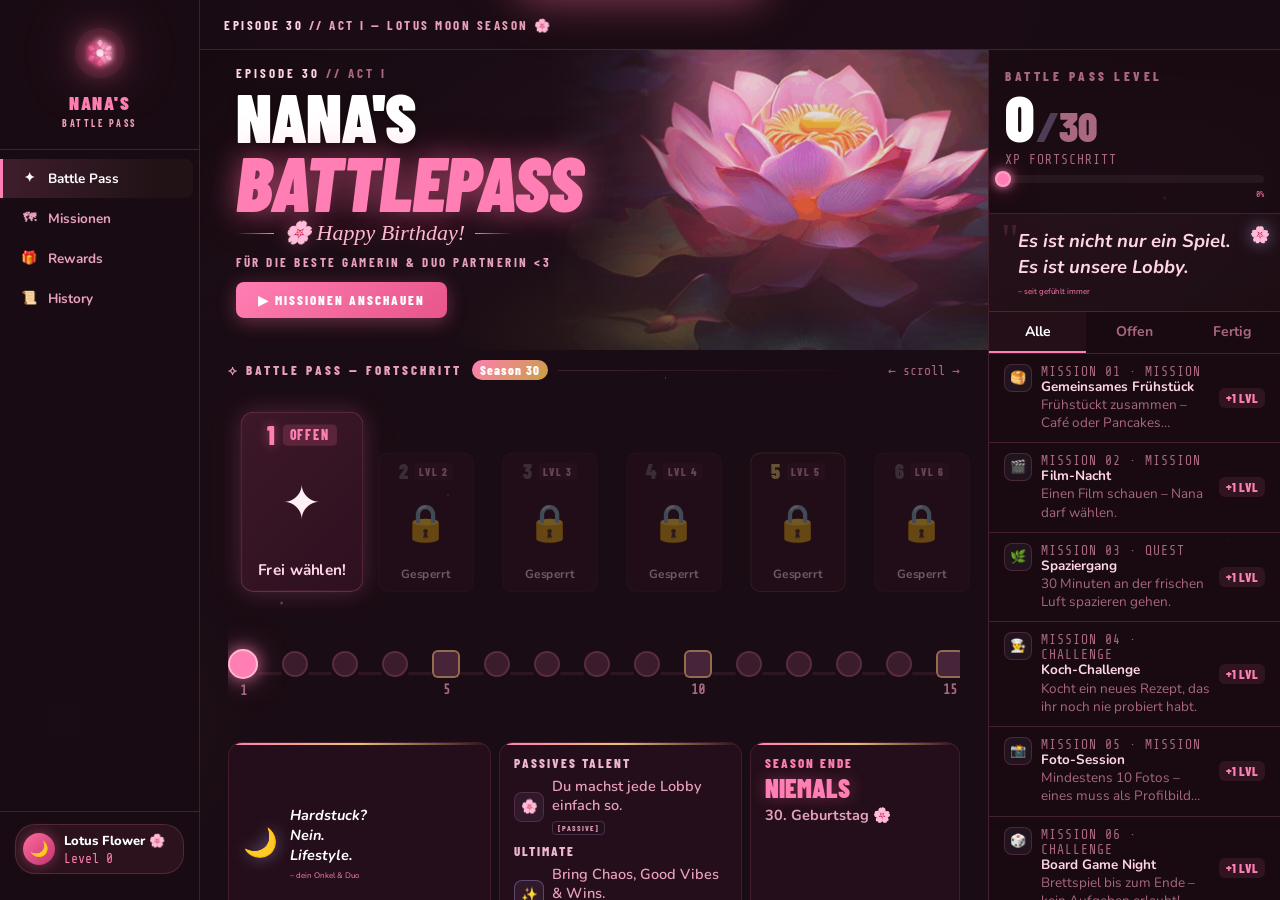
<file: Nana Battlepass.html>
<!DOCTYPE html>
<html lang="de">
<head>
<meta charset="UTF-8">
<meta name="viewport" content="width=device-width, initial-scale=1.0">
<title>NANA'S BATTLEPASS 🌸</title>
<link rel="preconnect" href="https://fonts.googleapis.com">
<link href="https://fonts.googleapis.com/css2?family=Nunito:wght@400;600;700;800;900&family=Barlow+Condensed:ital,wght@0,600;0,700;0,800;0,900;1,800;1,900&family=Share+Tech+Mono&display=swap" rel="stylesheet">
<style>
:root {
  --pink:   #ff7eb3;
  --pink2:  #e8558a;
  --pink3:  #b83068;
  --rose:   #ffb8ce;
  --gold:   #e8c46a;
  --gold2:  #c9a040;
  --peach:  #ffd4a8;
  --lav:    #f0b8d0;
  --lav2:   #e8a0bc;
  --bg0:    #1a0c14;
  --bg1:    #221018;
  --bg2:    #2c1420;
  --bg3:    #3a1c2c;
  --bg4:    #482438;
  --card:   #2a1020;
  --cardhv: #38162e;
  --bdr:    rgba(255,126,179,.18);
  --bdrl:   rgba(255,126,179,.40);
  --tx:     #fff0f5;
  --tx2:    #ffd4e8;
  --muted:  #e8a0bc;
  --muted2: #aa6880;
  --ft:     'Barlow Condensed', sans-serif;
  --fb:     'Nunito', sans-serif;
  --fm:     'Share Tech Mono', monospace;
}

*,*::before,*::after { box-sizing:border-box; margin:0; padding:0; }
html { height:100%; }
body {
  height:100%; min-height:100vh;
  background:var(--bg0);
  background-image:
    radial-gradient(ellipse 80% 50% at 50% 0%, rgba(232,196,106,.06) 0%, transparent 55%),
    radial-gradient(ellipse 40% 30% at 90% 20%, rgba(255,126,179,.07) 0%, transparent 50%),
    radial-gradient(ellipse 30% 40% at 5% 80%, rgba(232,196,106,.04) 0%, transparent 50%);
  color:var(--tx); font-family:var(--fb);
  overflow:hidden;
}

/* ── tiny sparkle stars in bg ── */
body::before {
  content:''; position:fixed; inset:0; pointer-events:none; z-index:0;
  background-image:
    radial-gradient(1.5px 1.5px at 8% 12%,rgba(255,255,255,.55),transparent),
    radial-gradient(1px 1px at 17% 35%,rgba(255,255,255,.4),transparent),
    radial-gradient(2px 2px at 26% 8%,rgba(255,255,255,.5),transparent),
    radial-gradient(1px 1px at 35% 55%,rgba(255,255,255,.35),transparent),
    radial-gradient(1.5px 1.5px at 44% 18%,rgba(255,255,255,.6),transparent),
    radial-gradient(1px 1px at 52% 42%,rgba(255,255,255,.4),transparent),
    radial-gradient(2px 2px at 60% 7%,rgba(255,255,255,.55),transparent),
    radial-gradient(1px 1px at 68% 30%,rgba(255,255,255,.45),transparent),
    radial-gradient(1.5px 1.5px at 76% 15%,rgba(255,255,255,.5),transparent),
    radial-gradient(1px 1px at 84% 48%,rgba(255,255,255,.35),transparent),
    radial-gradient(2px 2px at 91% 22%,rgba(255,255,255,.6),transparent),
    radial-gradient(1px 1px at 96% 60%,rgba(255,255,255,.4),transparent),
    radial-gradient(1.5px 1.5px at 4% 70%,rgba(255,255,255,.3),transparent),
    radial-gradient(1px 1px at 13% 82%,rgba(255,255,255,.25),transparent),
    radial-gradient(2px 2px at 22% 67%,rgba(255,255,255,.35),transparent),
    radial-gradient(1px 1px at 78% 75%,rgba(255,255,255,.3),transparent),
    radial-gradient(1.5px 1.5px at 88% 85%,rgba(255,255,255,.4),transparent);
}

/* ══ APP LAYOUT ══ */
.app { display:flex; height:100vh; overflow:hidden; position:relative; z-index:1; }

/* ── SIDEBAR ── */
.sidebar {
  width:200px; min-width:200px;
  background:rgba(26,12,20,.95);
  border-right:1px solid var(--bdr);
  display:flex; flex-direction:column; z-index:10;
  backdrop-filter:blur(12px);
}
.sb-logo {
  padding:24px 18px 20px;
  border-bottom:1px solid var(--bdr);
  display:flex; flex-direction:column; align-items:center; gap:10px;
}
.sb-logo svg {
  width:58px; height:58px; flex-shrink:0;
  filter:drop-shadow(0 0 14px rgba(255,107,157,.9)) drop-shadow(0 0 28px rgba(255,107,157,.35));
}
.sb-brand {
  font-family:var(--ft); font-size:19px; font-weight:900;
  letter-spacing:1.5px; line-height:1.2;
  color:var(--pink); text-align:center;
}
.sb-brand span { display:block; font-size:10px; letter-spacing:2.5px; color:var(--muted); font-weight:700; text-transform:uppercase; margin-top:2px; }

.nav { flex:1; padding:8px 0; }
.nav-i {
  display:flex; align-items:center; gap:10px;
  padding:10px 17px;
  font-family:var(--fb); font-size:13.5px; font-weight:700;
  color:var(--muted); cursor:pointer;
  border-left:3px solid transparent;
  transition:all .15s; border-radius:0 8px 8px 0; margin:1px 6px 1px 0;
}
.nav-i:hover { color:var(--tx); background:rgba(255,126,179,.06); }
.nav-i.on {
  color:#fff;
  background:linear-gradient(90deg,rgba(255,126,179,.16),rgba(232,196,106,.04) 80%);
  border-left-color:var(--pink);
}
.nav-i .ni { font-size:13px; width:18px; text-align:center; }

.sb-bot { padding:12px 15px 16px; border-top:1px solid var(--bdr); }
.sb-pchip { display:flex; align-items:center; gap:9px; background:rgba(255,107,157,.08); border:1px solid var(--bdr); border-radius:20px; padding:7px 12px 7px 7px; margin-bottom:10px; }
.sb-ep { font-size:11px; color:var(--muted2); font-weight:700; letter-spacing:1px; }

/* ── MAIN ── */
.main { flex:1; display:flex; flex-direction:column; overflow:hidden; min-width:0; }

/* ── TOPBAR ── */
.top {
  display:flex; align-items:center; justify-content:space-between;
  padding:0 24px; height:50px; flex-shrink:0;
  background:rgba(26,12,20,.9);
  border-bottom:1px solid var(--bdr);
  backdrop-filter:blur(8px); z-index:10;
}
.top-ep { font-family:var(--ft); font-size:13px; font-weight:700; letter-spacing:2.5px; color:var(--muted); text-transform:uppercase; }
.top-ep b { color:var(--tx2); }
.pchip {
  display:flex; align-items:center; gap:10px;
  background:rgba(255,107,157,.08); border:1px solid var(--bdr);
  padding:8px 22px 8px 8px; border-radius:30px; cursor:pointer;
  transition:all .15s;
}
.pchip:hover { background:rgba(255,107,157,.14); border-color:var(--bdrl); }
.pav {
  width:36px; height:36px;
  background:linear-gradient(135deg,#ff6b9d,#c03570);
  display:flex; align-items:center; justify-content:center;
  border-radius:50%; font-size:13.5px;
  box-shadow:0 0 14px rgba(255,107,157,.4);
}
.pnm { font-family:var(--fb); font-size:13px; font-weight:800; color:#fff; }
.plv { font-family:var(--fm); font-size:13px; color:var(--pink); margin-top:1px; }

/* ── CONTENT ── */
.cnt { flex:1; display:flex; overflow:hidden; min-height:0; }
.lcol { flex:1; display:flex; flex-direction:column; overflow-y:auto; min-width:0;
  scrollbar-width:thin; scrollbar-color:var(--bdr) transparent; }
.lcol::-webkit-scrollbar { width:4px; }
.lcol::-webkit-scrollbar-thumb { background:var(--bdr); border-radius:4px; }

/* ── HERO ── */
.hero {
  position:relative; flex-shrink:0; height:300px; overflow:hidden;
  display:flex; flex-direction:column; justify-content:flex-end;
}
.hbg {
  position:absolute; inset:0;
  background:
    linear-gradient(to bottom, transparent 65%, var(--bg0) 100%),
    radial-gradient(ellipse 60% 130% at 82% 50%,rgba(210,60,110,.22) 0%,transparent 60%),
    radial-gradient(ellipse 50% 70% at 96% 15%,rgba(200,140,60,.12) 0%,transparent 50%),
    linear-gradient(145deg,#160a10 0%,#1e0e18 45%,#160c10 100%);
}
/* petal glows */
.h-petals {
  position:absolute; inset:0; z-index:1;
  background:
    radial-gradient(ellipse 9% 60% at 65% 1%,rgba(255,126,179,.30),transparent),
    radial-gradient(ellipse 5% 42% at 70% 15%,rgba(255,126,179,.18),transparent),
    radial-gradient(ellipse 22% 28% at 54% 96%,rgba(232,196,106,.08),transparent),
    radial-gradient(ellipse 12% 25% at 88% 85%,rgba(255,126,179,.07),transparent);
}
.h-hero-img {
  position:absolute; z-index:2;
  right:-60px; top:50%; transform:translateY(-50%);
  width:500px; opacity:.85;
  mix-blend-mode:screen;
  pointer-events:none;
  filter:saturate(1.2) brightness(1.05);
  mask-image:
    linear-gradient(to right, transparent 0%, black 35%),
    linear-gradient(to top, transparent 0%, black 48%);
  mask-composite:intersect;
  -webkit-mask-image:
    linear-gradient(to right, transparent 0%, black 35%),
    linear-gradient(to top, transparent 0%, black 48%);
  -webkit-mask-composite:source-in;
}
/* Moon */
.h-moon-wrap {
  position:absolute; z-index:2;
  right:30px; top:4px; width:252px; height:252px;
}
.h-moon {
  position:absolute; inset:0; border-radius:50%;
  background:radial-gradient(circle at 38% 36%,#fff8f0 0%,#fce0c8 18%,#f0a070 45%,rgba(140,60,40,.45) 74%,transparent 91%);
  box-shadow:0 0 55px rgba(232,196,106,.35),0 0 110px rgba(232,160,100,.14),inset -12px 14px 36px rgba(160,80,40,.18);
}
.h-moon::after {
  content:''; position:absolute; top:-8%; left:23%; width:88%; height:88%;
  border-radius:50%;
  background:radial-gradient(ellipse at 42% 42%,#120808 42%,#1a0c0e 100%);
  box-shadow:inset 4px -4px 20px rgba(18,6,6,.98);
}
.h-moonring { position:absolute; inset:-24px; border-radius:50%; border:1px solid rgba(232,196,106,.10); box-shadow:0 0 32px rgba(232,196,106,.09); }
.h-moonring2 { inset:-52px; border-color:rgba(232,196,106,.04); }
.h-moon-wrap::after {
  content:''; position:absolute; bottom:-18px; left:50%; transform:translateX(-50%);
  width:230px; height:90px;
  background:radial-gradient(ellipse,rgba(232,196,106,.12),transparent 70%);
}
.h-moon-wrap::before {
  content:''; position:absolute; bottom:0; left:-12px; right:-12px; height:70px;
  background:linear-gradient(0deg,var(--bg0),transparent); z-index:3;
}
/* Lotus BG watermark */
.h-lotus-wm { position:absolute; z-index:1; right:146px; top:52px; width:188px; height:188px; opacity:.04; }

.htxt { position:relative; z-index:5; padding:0 36px 32px; }
.h-ep { font-family:var(--ft); font-size:13px; font-weight:700; letter-spacing:3px; color:var(--muted2); text-transform:uppercase; margin-bottom:6px; }
.h-ep b { color:var(--tx2); }
.h-title {
  font-family:var(--ft); font-size:68px; font-weight:900;
  line-height:.88; text-transform:uppercase; color:#fff; letter-spacing:-1px;
  text-shadow:0 2px 8px rgba(0,0,0,.4);
}
.h-title-k {
  color:var(--pink); font-style:italic; font-size:78px;
  text-shadow:0 0 28px rgba(255,107,157,.55),0 0 55px rgba(255,107,157,.18);
}
.h-sub {
  font-family:'Georgia',serif; font-size:22px; font-style:italic;
  color:var(--rose); margin:4px 0 8px;
  text-shadow:0 0 18px rgba(255,107,157,.3);
  display:inline-flex; align-items:center; gap:10px;
}
.h-sub::before,.h-sub::after { content:''; display:block; width:38px; height:1px; background:linear-gradient(90deg,transparent,var(--pink)); }
.h-sub::after { background:linear-gradient(90deg,var(--pink),transparent); }
.h-desc { font-family:var(--ft); font-size:13px; font-weight:700; letter-spacing:2.5px; color:var(--muted); text-transform:uppercase; margin-bottom:12px; }
.h-btns { display:flex; gap:10px; align-items:center; }
.h-anno {
  position:absolute; z-index:6; right:296px; top:24px;
  font-family:var(--ft); font-size:13px; font-weight:700; font-style:italic;
  color:var(--muted); text-align:center; line-height:1.55;
}
.h-anno .big { color:var(--pink); font-size:14.5px; font-weight:900; }

/* Buttons */
.btn-r {
  background:linear-gradient(135deg,var(--pink),var(--pink2));
  color:#fff; border:none; padding:10px 22px;
  font-family:var(--ft); font-size:13px; font-weight:800; letter-spacing:2px; text-transform:uppercase;
  cursor:pointer; border-radius:8px; white-space:nowrap;
  box-shadow:0 4px 18px rgba(255,107,157,.35);
  transition:all .18s;
}
.btn-r:hover { box-shadow:0 6px 28px rgba(255,107,157,.55); transform:translateY(-2px); }
.btn-g {
  background:rgba(255,255,255,.06); color:var(--muted);
  border:1px solid rgba(255,255,255,.12);
  padding:10px 22px; font-family:var(--ft); font-size:14px; font-weight:800;
  letter-spacing:2px; text-transform:uppercase; cursor:pointer;
  border-radius:8px; display:flex; align-items:center; gap:8px;
  transition:all .18s;
}
.btn-g:hover { border-color:rgba(255,255,255,.25); color:#ddd; background:rgba(255,255,255,.1); }
.play-c {
  width:20px; height:20px; border:1.5px solid currentColor; border-radius:50%;
  display:flex; align-items:center; justify-content:center; font-size:13px;
}

/* ── BP SCREEN ── */
.bp-screen { flex:1; display:flex; flex-direction:column; flex-shrink:0; min-height:0; }
.bp-center { flex:1; display:flex; flex-direction:column; justify-content:center; }
.sec-hdr {
  display:flex; align-items:center; gap:10px;
  padding:10px 28px 10px; flex-shrink:0;
}
.sec-hdr-line { flex:1; height:1px; background:linear-gradient(90deg,var(--bdr),transparent); }
.sec-hdr-t {
  font-family:var(--ft); font-size:13px; font-weight:800;
  letter-spacing:3px; color:var(--muted); text-transform:uppercase; white-space:nowrap;
}
.sec-hdr-badge {
  background:linear-gradient(135deg,var(--pink),var(--gold2));
  color:#fff; font-family:var(--ft); font-size:13px; font-weight:800;
  letter-spacing:1px; padding:2px 8px; border-radius:20px;
}

/* ── BP CARDS ── */
.bp-scroll-area {
  padding:32px 44px 20px; overflow-x:auto; flex-shrink:0;
  scrollbar-width:thin; scrollbar-color:var(--bdr) transparent;
}
.bp-scroll-area::-webkit-scrollbar { height:4px; }
.bp-scroll-area::-webkit-scrollbar-track { margin:0 44px; background:transparent; }
.bp-scroll-area::-webkit-scrollbar-thumb { background:rgba(255,126,179,.3); border-radius:4px; }
.bp-r { display:flex; gap:8px; width:max-content; }

.bpc {
  width:116px; min-width:116px;
  background:var(--card); border:1px solid rgba(255,126,179,.12);
  border-radius:12px; padding:10px 10px 12px;
  cursor:pointer; transition:all .18s; position:relative; overflow:hidden;
  display:flex; flex-direction:column; gap:0;
}
.bpc:hover { border-color:rgba(255,126,179,.32); transform:translateY(-3px); background:var(--cardhv); box-shadow:0 10px 28px rgba(255,126,179,.15); }
@property --card-angle {
  syntax: '<angle>';
  initial-value: 0deg;
  inherits: false;
}
.bpc.cur {
  border:none;
  background:linear-gradient(135deg,#3c1828,#2e1020);
  box-shadow:0 0 20px rgba(255,126,179,.18),0 0 40px rgba(255,126,179,.07);
  animation:none;
  position:relative;
}
.bpc.cur::before {
  content:'';
  position:absolute;
  inset:0;
  border-radius:12px;
  padding:2px;
  background:conic-gradient(
    from var(--card-angle),
    transparent 0deg,
    transparent 290deg,
    rgba(255,126,179,.25) 320deg,
    rgba(255,210,225,1) 355deg,
    transparent 360deg
  );
  -webkit-mask:linear-gradient(#fff 0 0) content-box,linear-gradient(#fff 0 0);
  -webkit-mask-composite:destination-out;
  mask:linear-gradient(#fff 0 0) content-box,linear-gradient(#fff 0 0);
  mask-composite:exclude;
  animation:card-dot-orbit 2.5s linear infinite;
}
.bpc.cur::after {
  content:'';
  position:absolute;
  inset:0;
  border-radius:12px;
  border:1.5px solid rgba(255,126,179,.22);
}
@keyframes card-dot-orbit {
  from { --card-angle:0deg; }
  to   { --card-angle:360deg; }
}
.bpc.cur::before {
  content:''; position:absolute; inset:0; border-radius:11px;
  background:radial-gradient(ellipse 90% 70% at 50% 100%,rgba(255,107,157,.09),transparent);
}
.bpc.done {
  border-color:rgba(232,196,106,.25);
  background:linear-gradient(135deg,rgba(255,126,179,.06),rgba(232,196,106,.04));
}
.bpc.done::after {
  content:'✓'; position:absolute; top:6px; right:8px;
  color:var(--gold); font-size:20px; font-weight:900; opacity:.95;
}

.bpc.lk { opacity:.38; cursor:not-allowed; }
.bpc.lk:hover { transform:none; box-shadow:none; background:var(--card); border-color:rgba(255,126,179,.12); }

.bpc-h { display:flex; align-items:center; justify-content:center; gap:8px; width:100%; }
.bpc-n { font-family:var(--ft); font-size:24px; font-weight:900; color:rgba(255,255,255,.35); line-height:1; }
.bpc.cur .bpc-n { color:var(--pink); text-shadow:0 0 10px rgba(255,107,157,.5); }
.bpc.done .bpc-n { color:rgba(255,107,157,.5); }
.bpc-type {
  font-family:var(--ft); font-size:13px; font-weight:800; letter-spacing:1.5px;
  padding:2px 6px; border-radius:4px; text-transform:uppercase;
  background:rgba(255,126,179,.08); color:var(--muted);
}
.bpc.cur .bpc-type { background:rgba(255,107,157,.18); color:var(--pink); }
.bpc.done .bpc-type { background:rgba(255,107,157,.12); color:var(--rose); }

.bpc-ic { font-size:44px; text-align:center; display:flex; align-items:center; justify-content:center; flex:1; line-height:1; }
.bpc-nm { font-family:var(--fb); font-size:14.5px; font-weight:700; color:var(--tx2); line-height:1.25; text-align:center; }
.bpc.done .bpc-nm { color:var(--rose); font-size:13.5px; }
.bpc.lk   { transform:scale(.82); transform-origin:bottom center; }
.bpc.lk:hover { transform:scale(.84); }
.bpc.done { transform:scale(.88); transform-origin:bottom center; }
.bpc.cur  { transform:scale(1.06); transform-origin:bottom center; }

/* Milestone card extra flair */
.bpc.mile { border-color:rgba(232,196,106,.30); }
.bpc.mile .bpc-n { color:var(--gold); }

/* Final card */
.bpc-f {
  width:148px; min-width:148px;
  background:linear-gradient(135deg,#1e0f38,#2c1458,#1a0f30);
  border:1px solid rgba(196,181,253,.30);
  border-radius:14px; padding:10px 10px 12px;
  display:flex; flex-direction:column; align-items:center; justify-content:center;
  position:relative; overflow:hidden;
  box-shadow:0 0 28px rgba(196,181,253,.08);
}
.bpc-f::before {
  content:''; position:absolute; inset:0;
  background:radial-gradient(ellipse 80% 60% at 50% 60%,rgba(196,181,253,.06),transparent);
}
.bpc-f::after {
  content:''; position:absolute; top:0; left:0; right:0; height:2px;
  background:linear-gradient(90deg,transparent,var(--lav2),transparent);
  border-radius:14px 14px 0 0;
}
.f-num { font-family:var(--ft); font-size:28px; font-weight:900; color:var(--lav); position:relative; z-index:1; }
.f-ic { font-size:48px; margin:2px 0 3px; filter:drop-shadow(0 0 14px rgba(196,181,253,.5)); position:relative; z-index:1; }
.f-lbl { font-family:var(--ft); font-size:8px; font-weight:800; letter-spacing:2.5px; color:var(--muted2); text-transform:uppercase; z-index:1; }
.f-title { font-family:var(--ft); font-size:26px; font-weight:900; color:var(--lav); text-transform:uppercase; letter-spacing:2px; text-shadow:0 0 20px rgba(196,181,253,.55); position:relative; z-index:1; }

/* ── TIMELINE ── */
.tl-w { padding:0 28px; flex-shrink:0; }
.tl-r { display:flex; align-items:center; overflow-x:auto; scrollbar-width:none; padding:36px 0; }
.tl-r::before,.tl-r::after { content:''; margin:auto; }
.tl-r::-webkit-scrollbar { display:none; }
.tl-n { display:flex; flex-direction:column; align-items:center; flex-shrink:0; }
.td {
  width:26px; height:26px; border-radius:50%;
  border:2px solid rgba(255,126,179,.16);
  background:var(--bg3);
  display:flex; align-items:center; justify-content:center;
  font-size:8px; font-family:var(--fm); color:var(--muted2);
  transition:all .22s; flex-shrink:0;
}
.td.done { background:var(--pink2); border-color:var(--pink); box-shadow:0 0 10px rgba(255,126,179,.5); }
.td.done::after { content:'✓'; color:#fff; font-size:13px; font-weight:800; }
.td.cur {
  background:var(--pink); border-color:#ffb8ce;
  box-shadow:0 0 16px rgba(255,126,179,.75),0 0 32px rgba(255,126,179,.35);
  animation:tp 1.8s ease-in-out infinite;
  width:30px; height:30px;
}
.td.mile {
  border-radius:6px; width:28px; height:28px;
  border-color:rgba(232,196,106,.45); background:var(--bg4);
  font-size:13px; color:var(--gold);
}
.td.mile.done { background:var(--gold2); border-color:var(--gold); box-shadow:0 0 10px rgba(232,196,106,.5); }
.td.big { width:32px; height:32px; }
@keyframes tp {
  0%,100% { box-shadow:0 0 10px rgba(255,107,157,.5); }
  50%      { box-shadow:0 0 20px rgba(255,107,157,.8),0 0 40px rgba(255,107,157,.3); }
}
.tl-l { width:24px; height:3px; background:rgba(255,126,179,.09); flex-shrink:0; border-radius:3px; }
.tl-l.done { background:linear-gradient(90deg,var(--pink2),var(--pink)); box-shadow:0 0 6px rgba(255,126,179,.35); }
.tl-lb { font-family:var(--fm); font-size:13.5px; color:var(--muted2); margin-top:4px; height:14px; text-align:center; font-weight:600; }

/* ── BOTTOM PANELS ── */
.bot { flex-shrink:0; display:flex; gap:8px; padding:8px 28px 16px; }
.bb {
  background:rgba(42,16,32,.65);
  border:1px solid rgba(255,126,179,.13);
  border-radius:14px; padding:12px 14px;
  position:relative; overflow:hidden;
  backdrop-filter:blur(4px);
}
.bb::before {
  content:''; position:absolute; top:0; left:0; right:0; height:2px;
  background:linear-gradient(90deg,var(--pink),var(--gold),transparent);
  border-radius:14px 14px 0 0;
}
.bb.daily  { flex:2.2; }
.bb.quote  { flex:1.1; display:flex; align-items:center; gap:12px; }
.bb.abil   { flex:1; }
.bb.season { flex:.85; }

.bb-t {
  font-family:var(--ft); font-size:13.5px; font-weight:800;
  letter-spacing:2.5px; color:var(--pink); text-transform:uppercase;
  margin-bottom:8px; display:flex; justify-content:space-between; align-items:center;
}
.bb-timer { font-family:var(--fm); font-size:8px; color:var(--muted2); display:flex; align-items:center; gap:3px; }
.dm { display:flex; align-items:center; gap:7px; margin-bottom:5px; }
.dm:last-child { margin-bottom:0; }
.dm-i { width:16px; height:16px; border-radius:50%; border:1px solid var(--bdr); display:flex; align-items:center; justify-content:center; font-size:13px; flex-shrink:0; }
.dm-t { flex:1; font-size:14.5px; font-weight:600; color:var(--muted); white-space:nowrap; overflow:hidden; text-overflow:ellipsis; }
.dm-p { font-family:var(--fm); font-size:8px; color:var(--muted2); flex-shrink:0; }
.dm-x { font-family:var(--ft); font-size:13.5px; font-weight:800; color:var(--pink); flex-shrink:0; }

.bq-ic { font-size:28px; flex-shrink:0; filter:drop-shadow(0 0 8px rgba(196,181,253,.5)); }
.bq-t { font-family:var(--fb); font-size:14.5px; font-weight:700; font-style:italic; color:#fff; line-height:1.4; }
.bq-f { font-size:8px; color:var(--pink); margin-top:4px; }

.ab-h { font-family:var(--ft); font-size:13px; font-weight:800; letter-spacing:2px; color:var(--lav); text-transform:uppercase; margin-bottom:6px; }
.ab-c { display:flex; align-items:center; gap:8px; margin-bottom:6px; }
.ab-i { width:30px; height:30px; border:1px solid var(--bdr); border-radius:8px; background:rgba(196,181,253,.07); display:flex; align-items:center; justify-content:center; font-size:13.5px; flex-shrink:0; }
.ab-t { font-size:14.5px; font-weight:600; color:var(--muted); line-height:1.3; }
.ab-tag { font-family:var(--ft); font-size:8px; font-weight:700; letter-spacing:1px; color:var(--lav2); border:1px solid rgba(196,181,253,.2); border-radius:4px; display:inline-block; padding:1px 5px; margin-top:2px; }

.s-l { font-family:var(--ft); font-size:13px; font-weight:800; letter-spacing:2px; color:var(--pink); text-transform:uppercase; margin-bottom:4px; }
.s-d { font-family:var(--ft); font-size:26px; font-weight:900; color:var(--pink); line-height:1; text-shadow:0 0 16px rgba(255,107,157,.4); }
.s-s { font-family:var(--fb); font-size:14.5px; font-weight:700; color:var(--muted); margin-top:4px; }
.s-cake { position:absolute; right:10px; bottom:8px; font-size:24px; opacity:.8; }

/* ── RIGHT COLUMN ── */
.rcol {
  width:292px; min-width:292px;
  border-left:1px solid var(--bdr);
  display:flex; flex-direction:column;
  background:rgba(26,10,18,.8);
  overflow-y:auto; backdrop-filter:blur(6px);
  scrollbar-width:thin; scrollbar-color:var(--bdr) transparent;
}
.rcol::-webkit-scrollbar { width:4px; }
.rcol::-webkit-scrollbar-thumb { background:var(--bdr); border-radius:4px; }

.rl { padding:18px 16px 14px; border-bottom:1px solid var(--bdr); }
.rl-l { font-family:var(--ft); font-size:13px; font-weight:800; letter-spacing:3.5px; color:var(--muted2); text-transform:uppercase; margin-bottom:1px; }
.rl-n { font-family:var(--ft); font-size:64px; font-weight:900; line-height:1; color:#fff; display:flex; align-items:baseline; gap:3px; }
.rl-sep { color:rgba(196,181,253,.3); font-size:42px; font-style:italic; }
.rl-tot { color:var(--muted2); font-size:42px; }
.rl-sub { font-family:var(--fm); font-size:13px; color:var(--muted2); margin:3px 0 8px; letter-spacing:1px; }
.xp-track { height:8px; background:rgba(255,255,255,.05); border-radius:8px; position:relative; overflow:visible; margin-bottom:2px; }
.xp-f {
  height:100%; border-radius:8px;
  background:linear-gradient(90deg,var(--pink3),var(--pink),var(--gold));
  transition:width .9s cubic-bezier(.34,1.2,.64,1); position:relative;
  box-shadow:0 0 10px rgba(255,107,157,.4);
}
.xp-f::after {
  content:''; position:absolute; right:-6px; top:-4px;
  width:16px; height:16px; background:var(--pink); border-radius:50%;
  box-shadow:0 0 10px var(--pink),0 0 22px rgba(255,107,157,.5);
  border:2px solid rgba(255,255,255,.25);
}
.xp-p { font-family:var(--fm); font-size:8px; color:var(--pink); text-align:right; margin-top:7px; }

.rq {
  padding:14px 15px; border-bottom:1px solid var(--bdr);
  background:linear-gradient(135deg,rgba(255,126,179,.05),rgba(232,196,106,.02));
  position:relative;
}
.rq-qm { position:absolute; top:4px; left:12px; font-family:Georgia,serif; font-size:44px; color:var(--pink); opacity:.14; line-height:1; }
.rq-t { font-family:var(--fb); font-size:18.5px; font-weight:700; font-style:italic; color:var(--tx2); line-height:1.42; padding-left:14px; position:relative; z-index:1; }
.rq-f { font-size:8px; color:var(--pink); margin-top:5px; padding-left:14px; }
.rq-m { position:absolute; right:10px; top:10px; filter:drop-shadow(0 0 8px rgba(196,181,253,.55)); }

.rt { display:flex; border-bottom:1px solid var(--bdr); flex-shrink:0; }
.rtb {
  flex:1; padding:10px 4px; text-align:center;
  font-family:var(--fb); font-size:14px; font-weight:700;
  color:var(--muted2); cursor:pointer;
  border-bottom:2px solid transparent; transition:all .15s;
}
.rtb:hover { color:var(--muted); }
.rtb.on { color:#fff; border-bottom-color:var(--pink); background:rgba(255,107,157,.05); }

.ml { flex:1; overflow-y:auto; scrollbar-width:thin; scrollbar-color:var(--bdr) transparent; }
.ml::-webkit-scrollbar { width:3px; }
.ml::-webkit-scrollbar-thumb { background:var(--bdr); border-radius:3px; }
.mi {
  padding:10px 15px; border-bottom:1px solid var(--bdr);
  cursor:pointer; transition:all .15s;
  display:flex; align-items:flex-start; gap:9px; position:relative;
}
.mi:hover { background:rgba(255,107,157,.04); }
.mi.dn { opacity:.45; cursor:default; }
.mi.dn:hover { background:none; }
.mi-i {
  width:28px; height:28px; background:rgba(196,181,253,.06);
  border:1px solid var(--bdr); border-radius:8px;
  display:flex; align-items:center; justify-content:center;
  font-size:13px; flex-shrink:0;
}
.mi.dn .mi-i { border-color:rgba(255,107,157,.22); background:rgba(255,107,157,.06); }
.mi-b { flex:1; min-width:0; }
.mi-num { font-family:var(--fm); font-size:13px; color:var(--muted2); letter-spacing:1px; }
.mi-t { font-family:var(--fb); font-size:13.5px; font-weight:700; color:var(--tx2); line-height:1.2; white-space:nowrap; overflow:hidden; text-overflow:ellipsis; }
.mi-d { font-size:13.5px; color:var(--muted2); line-height:1.35; margin-top:1px; display:-webkit-box; -webkit-line-clamp:2; -webkit-box-orient:vertical; overflow:hidden; }
.mi-rw { font-size:14.5px; color:var(--gold); margin-top:3px; font-weight:700; font-family:var(--ft); letter-spacing:.5px; }
.mi-xp { font-family:var(--ft); font-size:13px; font-weight:800; color:var(--pink); flex-shrink:0; align-self:center; background:rgba(255,107,157,.1); padding:2px 7px; border-radius:6px; }
.mi-ck { position:absolute; right:11px; top:50%; transform:translateY(-50%); color:var(--pink); font-size:14.5px; }

/* ── MODALS ── */
.ov {
  position:fixed; inset:0;
  background:rgba(10,5,22,.85);
  backdrop-filter:blur(12px); z-index:1000;
  display:flex; align-items:center; justify-content:center;
  opacity:0; pointer-events:none; transition:opacity .22s;
}
.ov.open { opacity:1; pointer-events:all; }
.mdl {
  background:linear-gradient(135deg,#221018,#2e1420,#1c0c14);
  border:1px solid rgba(255,107,157,.28);
  width:430px; max-width:94vw; border-radius:20px;
  position:relative;
  box-shadow:0 24px 80px rgba(0,0,0,.6),0 0 40px rgba(255,107,157,.08);
  transform:scale(.92) translateY(14px);
  transition:transform .28s cubic-bezier(.34,1.56,.64,1);
}
.ov.open .mdl { transform:scale(1) translateY(0); }
.mdl::before { content:''; position:absolute; top:0; left:0; right:0; height:2px; background:linear-gradient(90deg,transparent,var(--pink),var(--gold),transparent); border-radius:20px 20px 0 0; }
.mx { position:absolute; top:12px; right:14px; background:rgba(255,255,255,.07); border:none; color:var(--muted); font-size:14.5px; cursor:pointer; z-index:5; width:28px; height:28px; border-radius:50%; display:flex; align-items:center; justify-content:center; transition:all .15s; }
.mx:hover { color:#fff; background:rgba(255,107,157,.2); }
.mb { padding:30px 28px 24px; text-align:center; }
.m-em { font-size:48px; margin-bottom:10px; display:block; filter:drop-shadow(0 4px 12px rgba(0,0,0,.4)); }
.m-tag { font-family:var(--ft); font-size:16px; font-weight:800; letter-spacing:3px; color:var(--pink); text-transform:uppercase; margin-bottom:9px; }
.m-nm { font-family:var(--ft); font-size:30px; font-weight:900; color:#fff; margin-bottom:8px; }
.m-ds { font-size:15px; color:var(--muted); line-height:1.6; margin-bottom:22px; }
.m-acts { display:flex; gap:8px; }
.m-acts .btn-r, .m-acts .btn-g { flex:1; justify-content:center; border-radius:10px; }

.rw-badge { font-family:var(--ft); font-size:13px; font-weight:800; letter-spacing:3px; color:var(--pink); border:1px solid rgba(255,107,157,.35); border-radius:6px; display:inline-block; padding:3px 10px; text-transform:uppercase; margin-bottom:18px; }
.rw-box {
  width:114px; height:114px; margin:0 auto 12px;
  background:linear-gradient(135deg,#1e0a12,#2e1020);
  border:2px solid rgba(255,107,157,.4); border-radius:18px;
  display:flex; align-items:center; justify-content:center;
  font-size:50px; cursor:pointer;
  box-shadow:0 0 25px rgba(255,107,157,.15),inset 0 0 20px rgba(255,107,157,.05);
  animation:rwf 2.5s ease-in-out infinite; transition:transform .2s;
}
.rw-box:hover { transform:scale(1.07) translateY(-5px); box-shadow:0 8px 35px rgba(255,107,157,.3); }
@keyframes rwf { 0%,100% { transform:translateY(0); } 50% { transform:translateY(-6px); } }
.rw-hint { font-family:var(--ft); font-size:8px; font-weight:800; letter-spacing:2px; color:var(--pink); text-transform:uppercase; animation:rwb 1.3s infinite; }
@keyframes rwb { 0%,100% { opacity:1; } 50% { opacity:.2; } }
.rw-rev { display:none; text-align:center; }
.rw-rev.show { display:block; animation:rwi .35s cubic-bezier(.34,1.56,.64,1); }
@keyframes rwi { from{opacity:0;transform:scale(.75)} to{opacity:1;transform:scale(1)} }
.rw-nm { font-family:var(--ft); font-size:27px; font-weight:900; color:var(--gold); text-transform:uppercase; text-shadow:0 0 20px rgba(232,196,106,.55); margin-bottom:8px; letter-spacing:1px; }
.rw-rd { font-size:8px; color:var(--muted); line-height:1.6; max-width:300px; margin:0 auto; }

/* ── LEVEL UP TOAST ── */
.lu {
  position:fixed; top:-100px; left:50%; transform:translateX(-50%); z-index:2000;
  background:linear-gradient(135deg,#220e18,#2e1422);
  border:2px solid var(--pink); padding:12px 36px;
  text-align:center; min-width:200px; border-radius:16px;
  box-shadow:0 8px 40px rgba(255,107,157,.45),0 0 80px rgba(255,107,157,.15);
  transition:top .55s cubic-bezier(.34,1.56,.64,1);
}
.lu.show { top:24px; }
.lu-l { font-family:var(--ft); font-size:13px; font-weight:800; letter-spacing:4px; color:var(--pink); text-transform:uppercase; }
.lu-n { font-family:var(--ft); font-size:46px; font-weight:900; line-height:1; color:#fff; text-shadow:0 0 14px rgba(255,255,255,.08); }

/* ── CONFETTI ── */
.cfl { position:fixed; inset:0; pointer-events:none; z-index:1999; }
.cfp { position:absolute; opacity:0; animation:cff 2.2s ease-in forwards; }
@keyframes cff { 0% { opacity:1; transform:translateY(-10px) rotate(0deg); } 100% { opacity:0; transform:translateY(100vh) rotate(600deg); } }

/* ── PAGES ── */
.page { display:flex; flex:1; overflow:hidden; width:100%; min-height:0; }
.page.hidden { display:none !important; }
.pg-wrap { flex:1; overflow-y:auto; padding:32px 36px; scrollbar-width:thin; scrollbar-color:var(--bdr) transparent; }
.pg-wrap::-webkit-scrollbar { width:4px; }
.pg-wrap::-webkit-scrollbar-thumb { background:var(--bdr); border-radius:4px; }
.pg-hdr { margin-bottom:28px; }
.pg-title { font-family:var(--ft); font-size:48px; font-weight:900; color:#fff; letter-spacing:1px; text-shadow:0 0 20px rgba(255,126,179,.2); }
.pg-sub { font-family:var(--fb); font-size:15px; color:var(--muted); margin-top:5px; }
.pg-stats { display:flex; gap:14px; margin-top:14px; }
.pg-stat { background:rgba(255,126,179,.07); border:1px solid var(--bdr); border-radius:10px; padding:10px 20px; }
.pg-stat-n { font-family:var(--ft); font-size:30px; font-weight:900; color:var(--pink); line-height:1; }
.pg-stat-l { font-family:var(--ft); font-size:8px; letter-spacing:2px; color:var(--muted2); text-transform:uppercase; margin-top:2px; }

/* Mission grid */
.mission-grid { display:grid; grid-template-columns:repeat(auto-fill,minmax(290px,1fr)); gap:12px; }
.mg-item { background:var(--card); border:1px solid rgba(255,126,179,.1); border-radius:14px; padding:14px 16px; display:flex; align-items:flex-start; gap:12px; cursor:pointer; transition:all .18s; }
.mg-item:hover { border-color:rgba(255,126,179,.3); background:var(--cardhv); transform:translateY(-2px); }
.mg-item.mg-done { border-color:rgba(232,196,106,.28); background:linear-gradient(135deg,rgba(255,126,179,.06),rgba(232,196,106,.03)); cursor:default; }
.mg-item.mg-done:hover { transform:none; }
.mg-ic { font-size:26px; flex-shrink:0; width:44px; height:44px; background:rgba(255,126,179,.07); border-radius:10px; display:flex; align-items:center; justify-content:center; }
.mg-item.mg-done .mg-ic { background:rgba(232,196,106,.08); }
.mg-body { flex:1; min-width:0; }
.mg-num { font-family:var(--fm); font-size:8px; color:var(--muted2); letter-spacing:1px; }
.mg-t { font-family:var(--fb); font-size:13px; font-weight:700; color:#fff; margin:2px 0; }
.mg-d { font-size:14.5px; color:var(--muted2); line-height:1.4; }
.mg-badge { display:inline-block; margin-top:5px; font-family:var(--ft); font-size:8px; font-weight:800; letter-spacing:1.5px; padding:2px 8px; border-radius:5px; text-transform:uppercase; }
.mg-badge.open { background:rgba(255,126,179,.15); color:var(--pink); }
.mg-badge.done { background:rgba(232,196,106,.15); color:var(--gold); }

/* Rewards grid */
.reward-grid { display:grid; grid-template-columns:repeat(auto-fill,minmax(220px,1fr)); gap:14px; }
.rg-item { background:var(--card); border:1px solid rgba(255,126,179,.1); border-radius:14px; padding:20px 16px; text-align:center; transition:all .18s; }
.rg-item.rg-unlocked { border-color:rgba(232,196,106,.32); background:linear-gradient(135deg,rgba(255,126,179,.07),rgba(232,196,106,.05)); }
.rg-item.rg-unlocked:hover { transform:translateY(-2px); box-shadow:0 8px 24px rgba(232,196,106,.1); }
.rg-item.rg-locked { opacity:.38; }
.rg-num { font-family:var(--fm); font-size:8px; color:var(--muted2); letter-spacing:1px; margin-bottom:8px; }
.rg-ic { font-size:34px; margin-bottom:8px; }
.rg-name { font-family:var(--ft); font-size:13.5px; font-weight:800; color:var(--gold); text-transform:uppercase; letter-spacing:.5px; margin-bottom:5px; }
.rg-desc { font-size:14.5px; color:var(--muted); line-height:1.4; }
.rg-src { font-size:13.5px; color:var(--muted2); margin-top:4px; font-style:italic; }
.rg-lock-ic { font-size:28px; margin-bottom:6px; opacity:.5; }
.rg-lock-t { font-family:var(--ft); font-size:13px; font-weight:800; color:var(--muted2); letter-spacing:2px; text-transform:uppercase; }

/* History */
.hl-empty { text-align:center; padding:64px 20px; }
.hl-empty-ic { font-size:52px; margin-bottom:14px; opacity:.45; }
.hl-empty-t { font-family:var(--ft); font-size:20px; font-weight:900; color:var(--muted); text-transform:uppercase; letter-spacing:2px; }
.hl-empty-s { font-size:8px; color:var(--muted2); margin-top:7px; line-height:1.6; }
.hl-item { display:flex; align-items:flex-start; gap:16px; padding:16px 0; border-bottom:1px solid var(--bdr); }
.hl-item:last-child { border-bottom:none; }
.hl-dot { width:40px; height:40px; border-radius:50%; flex-shrink:0; background:linear-gradient(135deg,var(--pink),var(--pink2)); display:flex; align-items:center; justify-content:center; font-size:13.5px; box-shadow:0 0 14px rgba(255,126,179,.35); }
.hl-body { flex:1; }
.hl-lvl { font-family:var(--ft); font-size:13px; font-weight:800; letter-spacing:2px; color:var(--pink); text-transform:uppercase; }
.hl-title { font-family:var(--fb); font-size:13.5px; font-weight:700; color:#fff; margin:2px 0; }
.hl-reward { font-size:13px; color:var(--gold); }
.hl-time { font-family:var(--fm); font-size:13px; color:var(--muted2); margin-top:3px; }
</style>
</head>
<body>
<div class="app">

<!-- ═══════════ SIDEBAR ═══════════ -->
<aside class="sidebar">
  <div class="sb-logo">
    <svg viewBox="0 0 44 44" fill="none" xmlns="http://www.w3.org/2000/svg">
      <defs>
        <filter id="glow" x="-50%" y="-50%" width="200%" height="200%">
          <feGaussianBlur in="SourceGraphic" stdDeviation="2.5" result="b"/>
          <feMerge><feMergeNode in="b"/><feMergeNode in="b"/><feMergeNode in="SourceGraphic"/></feMerge>
        </filter>
        <radialGradient id="pg" cx="50%" cy="30%" r="65%">
          <stop offset="0%" stop-color="#ffd4e8"/>
          <stop offset="100%" stop-color="#e8558a"/>
        </radialGradient>
        <radialGradient id="pg2" cx="50%" cy="30%" r="65%">
          <stop offset="0%" stop-color="#ffb3d0"/>
          <stop offset="100%" stop-color="#c03570"/>
        </radialGradient>
      </defs>
      <!-- soft bg circle -->
      <circle cx="22" cy="22" r="19" fill="rgba(255,107,157,.08)"/>
      <g filter="url(#glow)">
        <!-- 6 inner petals evenly rotated -->
        <ellipse cx="22" cy="22" rx="3.2" ry="10" fill="url(#pg)" opacity=".9"/>
        <ellipse cx="22" cy="22" rx="3.2" ry="10" fill="url(#pg)" opacity=".9" transform="rotate(60 22 22)"/>
        <ellipse cx="22" cy="22" rx="3.2" ry="10" fill="url(#pg)" opacity=".9" transform="rotate(120 22 22)"/>
        <!-- 3 outer petals offset by 30° -->
        <ellipse cx="22" cy="22" rx="2.8" ry="9" fill="url(#pg2)" opacity=".7" transform="rotate(30 22 22)"/>
        <ellipse cx="22" cy="22" rx="2.8" ry="9" fill="url(#pg2)" opacity=".7" transform="rotate(90 22 22)"/>
        <ellipse cx="22" cy="22" rx="2.8" ry="9" fill="url(#pg2)" opacity=".7" transform="rotate(150 22 22)"/>
        <!-- center dot -->
        <circle cx="22" cy="22" r="2.8" fill="#fff" opacity=".75"/>
      </g>
    </svg>
    <div class="sb-brand">NANA'S<span>Battle Pass</span></div>
  </div>

  <nav class="nav">
    <div class="nav-i on" onclick="showPage('bp',this)"><span class="ni">✦</span>Battle Pass</div>
    <div class="nav-i" onclick="showPage('missionen',this)"><span class="ni">🗺</span>Missionen</div>
    <div class="nav-i" onclick="showPage('rewards',this)"><span class="ni">🎁</span>Rewards</div>
    <div class="nav-i" onclick="showPage('history',this)"><span class="ni">📜</span>History</div>
  </nav>

  <div class="sb-bot">
    <div class="sb-pchip">
      <div class="pav" style="width:32px;height:32px;font-size:15px">🌙</div>
      <div>
        <div class="pnm" id="sb-pnm">Lotus Flower 🌸</div>
        <div class="plv" id="sb-plv">Level 0</div>
      </div>
    </div>
  </div>
</aside>

<!-- ═══════════ MAIN ═══════════ -->
<div class="main">
  <div class="top">
    <div class="top-ep"><b>EPISODE 30</b> // ACT I — LOTUS MOON SEASON 🌸</div>
  </div>

  <!-- CONTENT AREA -->
  <div class="cnt">

    <!-- ══ PAGE: BATTLE PASS (default) ══ -->
    <div class="page" id="page-bp">
    <div class="lcol" id="lcol-main">

      <!-- HERO -->
      <div class="hero">
        <div class="hbg"></div>
        <div class="h-petals"></div>
        <img class="h-hero-img" src="uploads/0a20805dda5a266a6816ce71f96fc1bc.gif" alt="">
        <div class="htxt">
          <div class="h-ep"><b>EPISODE 30</b> // ACT I</div>
          <div class="h-title">NANA's<br><span class="h-title-k">Battlepass</span></div>
          <div class="h-sub">🌸 Happy Birthday!</div>
          <div class="h-desc">Für die beste Gamerin &amp; Duo Partnerin &lt;3</div>
          <div class="h-btns">
            <button class="btn-r" onclick="showPage('missionen',document.querySelector('.nav-i:nth-child(2)'))">▶ MISSIONEN ANSCHAUEN</button>
          </div>
        </div>
      </div>

      <!-- BP SCREEN: second viewport -->
      <div class="bp-screen">
        <div class="bp-center">

          <!-- BATTLE PASS HEADER -->
          <div class="sec-hdr" id="bp-section">
            <div class="sec-hdr-t">⟡ Battle Pass — Fortschritt</div>
            <div class="sec-hdr-badge">Season 30</div>
            <div class="sec-hdr-line"></div>
            <div style="font-family:var(--fm);font-size:13px;color:var(--muted2)">← scroll →</div>
          </div>

          <!-- BP CARDS — all 30, horizontal scroll -->
          <div class="bp-scroll-area">
            <div class="bp-r" id="bp-row"></div>
          </div>

          <!-- TIMELINE -->
          <div class="tl-w">
            <div class="tl-r" id="tl-row"></div>
          </div>

        </div><!-- /bp-center -->

        <!-- BOTTOM PANELS (pinned to bottom) -->
        <div class="bot">
        <div class="bb quote">
          <div class="bq-ic">🌙</div>
          <div>
            <div class="bq-t">Hardstuck?<br>Nein.<br>Lifestyle.</div>
            <div class="bq-f">– dein Onkel &amp; Duo</div>
          </div>
        </div>
        <div class="bb abil">
          <div class="ab-h">Passives Talent</div>
          <div class="ab-c">
            <div class="ab-i">🌸</div>
            <div>
              <div class="ab-t">Du machst jede Lobby einfach so.</div>
              <div class="ab-tag">[PASSIVE]</div>
            </div>
          </div>
          <div class="ab-h" style="margin-top:4px">Ultimate</div>
          <div class="ab-c">
            <div class="ab-i" style="border-color:rgba(196,181,253,.3)">✨</div>
            <div>
              <div class="ab-t">Bring Chaos, Good Vibes &amp; Wins.</div>
              <div class="ab-tag" style="color:var(--lav);border-color:rgba(196,181,253,.28)">[ULT READY]</div>
            </div>
          </div>
        </div>
        <div class="bb season">
          <div class="s-l">Season Ende</div>
          <div class="s-d">NIEMALS</div>
          <div class="s-s">30. Geburtstag 🌸</div>
          <div class="s-cake">🎂</div>
        </div>
      </div><!-- /bot -->
      </div><!-- /bp-screen -->

    </div><!-- /lcol -->

    <!-- RIGHT COLUMN -->
    <div class="rcol">
      <div class="rl">
        <div class="rl-l">Battle Pass Level</div>
        <div class="rl-n">
          <span id="rln">0</span>
          <span class="rl-sep">/</span>
          <span class="rl-tot">30</span>
        </div>
        <div class="rl-sub">XP FORTSCHRITT</div>
        <div class="xp-track">
          <div class="xp-f" id="xpb" style="width:0%"></div>
        </div>
        <div class="xp-p" id="xpp">0%</div>
      </div>

      <div class="rq">
        <div class="rq-qm">"</div>
        <div class="rq-m">🌸</div>
        <div class="rq-t">Es ist nicht nur ein Spiel.<br>Es ist unsere Lobby.</div>
        <div class="rq-f">– seit gefühlt immer</div>
      </div>

      <div class="rt">
        <div class="rtb on"  onclick="setTab('all',this)">Alle</div>
        <div class="rtb"     onclick="setTab('open',this)">Offen</div>
        <div class="rtb"     onclick="setTab('done',this)">Fertig</div>
      </div>

      <div class="ml" id="m-list"></div>
    </div><!-- /rcol -->
    </div><!-- /page-bp -->

    <!-- ══ PAGE: MISSIONEN ══ -->
    <div class="page hidden" id="page-missionen">
      <div class="pg-wrap">
        <div class="pg-hdr">
          <div class="pg-title">🗺 Alle Missionen</div>
          <div class="pg-sub">30 Abenteuer — in beliebiger Reihenfolge — jede bringt eine Überraschung 🌸</div>
          <div class="pg-stats">
            <div class="pg-stat"><div class="pg-stat-n" id="ms-open">30</div><div class="pg-stat-l">Offen</div></div>
            <div class="pg-stat"><div class="pg-stat-n" id="ms-done">0</div><div class="pg-stat-l">Erledigt</div></div>
          </div>
        </div>
        <div class="mission-grid" id="mg-list"></div>
      </div>
    </div>

    <!-- ══ PAGE: REWARDS ══ -->
    <div class="page hidden" id="page-rewards">
      <div class="pg-wrap">
        <div class="pg-hdr">
          <div class="pg-title">🎁 Deine Belohnungen</div>
          <div class="pg-sub">Schließe Missionen ab um Belohnungen freizuschalten</div>
        </div>
        <div class="reward-grid" id="rg-list"></div>
      </div>
    </div>

    <!-- ══ PAGE: HISTORY ══ -->
    <div class="page hidden" id="page-history">
      <div class="pg-wrap">
        <div class="pg-hdr">
          <div class="pg-title">📜 Deine Geschichte</div>
          <div class="pg-sub">Wann wurde was freigeschaltet?</div>
        </div>
        <div id="hl-list"></div>
      </div>
    </div>

  </div><!-- /cnt -->
</div><!-- /main -->
</div><!-- /app -->

<!-- ═══════════ MISSION MODAL ═══════════ -->
<div class="ov" id="m-ov">
  <div class="mdl">
    <button class="mx" onclick="clOv('m-ov')">✕</button>
    <div class="mb">
      <span class="m-em" id="mm-ic">🎯</span>
      <div class="m-tag">🌸 Mission starten</div>
      <div class="m-nm" id="mm-nm"></div>
      <div class="m-ds" id="mm-ds"></div>
      <div id="mm-rw" style="font-family:var(--ft);font-size:16px;font-weight:800;color:var(--gold);letter-spacing:.5px;margin-bottom:10px"></div>
      <div class="m-acts">
        <button class="btn-g" onclick="clOv('m-ov')">Abbrechen</button>
        <button class="btn-r" onclick="confirmM()">✓ Abschließen!</button>
      </div>
    </div>
  </div>
</div>

<!-- ═══════════ REWARD MODAL ═══════════ -->
<div class="ov" id="r-ov">
  <div class="mdl">
    <button class="mx" onclick="clOv('r-ov')">✕</button>
    <div class="mb">
      <div class="rw-badge" id="rw-bd">Level 1 freigeschaltet!</div>
      <div id="rw-env" style="text-align:center">
        <div class="rw-box" onclick="reveal()">🎁</div>
        <div class="rw-hint">Tippen zum Öffnen ✨</div>
      </div>
      <div class="rw-rev" id="rw-rev">
        <div style="font-size:42px;margin-bottom:8px">🌸</div>
        <div class="rw-nm" id="rw-nm"></div>
        <div class="rw-rd" id="rw-ds"></div>
        <button class="btn-r" style="margin-top:18px;width:100%;justify-content:center;border-radius:10px" onclick="clOv('r-ov')">Super! 🎉</button>
      </div>
    </div>
  </div>
</div>

<!-- Level-Up Toast -->
<div class="lu" id="lu">
  <div class="lu-l">🌸 Level erreicht!</div>
  <div class="lu-n" id="lu-n">1</div>
</div>

<!-- Confetti -->
<div class="cfl" id="cfl"></div>

<!-- ═══════════ DATA ═══════════ -->
<script>
const CONFIG = {
  missions: [
    { title: "Gemeinsames Frühstück",      desc: "Frühstückt zusammen – Café oder Pancakes zuhause.",              icon: "🥞", type: "MISSION" },
    { title: "Film-Nacht",                 desc: "Einen Film schauen – Nana darf wählen.",                          icon: "🎬", type: "MISSION" },
    { title: "Spaziergang",                desc: "30 Minuten an der frischen Luft spazieren gehen.",                icon: "🌿", type: "QUEST" },
    { title: "Koch-Challenge",             desc: "Kocht ein neues Rezept, das ihr noch nie probiert habt.",         icon: "👨‍🍳", type: "CHALLENGE" },
    { title: "Foto-Session",               desc: "Mindestens 10 Fotos – eines muss als Profilbild taugen.",         icon: "📸", type: "MISSION" },
    { title: "Board Game Night",           desc: "Brettspiel bis zum Ende – kein Aufgeben erlaubt!",                icon: "🎲", type: "CHALLENGE" },
    { title: "Karaoke",                    desc: "Mindestens einen Song – egal wie schief.",                         icon: "🎤", type: "MISSION" },
    { title: "Spontan-Ausflug",            desc: "Ziel wird erst im Auto verraten.",                                 icon: "🚗", type: "QUEST" },
    { title: "Playlist erstellen",         desc: "Gemeinsame Playlist für die nächste Party.",                       icon: "🎵", type: "MISSION" },
    { title: "Brief schreiben",            desc: "Jeder schreibt der anderen einen handgeschriebenen Brief.",        icon: "✉️",  type: "QUEST" },
    { title: "Workout zusammen",           desc: "Joggen, Gym, Yoga – Hauptsache aktiv.",                           icon: "💪", type: "CHALLENGE" },
    { title: "Lieblingsrestaurant",        desc: "Essen in Nanas Lieblingsrestaurant.",                              icon: "🍽️", type: "MISSION" },
    { title: "Museum / Ausstellung",       desc: "Gemeinsam ein Museum oder eine Ausstellung besuchen.",             icon: "🏛️", type: "QUEST" },
    { title: "Spa-Tag",                    desc: "Einen entspannten Spa- oder Wellness-Tag gönnen.",                 icon: "🛁", type: "MISSION" },
    { title: "Online-Kurs",               desc: "Zusammen einen Online-Kurs oder Workshop machen.",                 icon: "💻", type: "QUEST" },
    { title: "Konzert / Live-Event",       desc: "Konzert, Festival oder anderes Live-Event besuchen.",              icon: "🎸", type: "MISSION" },
    { title: "Backen",                     desc: "Gemeinsam Nanas Lieblingskuchen backen.",                          icon: "🎂", type: "CHALLENGE" },
    { title: "Picknick",                   desc: "Picknick im Park – mit selbst gemachtem Essen.",                   icon: "🧺", type: "QUEST" },
    { title: "Escape Room",               desc: "Zusammen einen Escape Room meistern.",                             icon: "🔐", type: "CHALLENGE" },
    { title: "Bowling",                    desc: "Eine Runde Bowling – letztes Spiel entscheidet.",                  icon: "🎳", type: "MISSION" },
    { title: "Craft-Abend",               desc: "Basteln oder malen – etwas Kreatives schaffen.",                   icon: "🎨", type: "QUEST" },
    { title: "Sonnenuntergang",            desc: "Gemeinsam einen Sonnenuntergang anschauen.",                       icon: "🌅", type: "MISSION" },
    { title: "Road Trip",                  desc: "Einen kleinen Road Trip planen und unternehmen.",                  icon: "🗺️", type: "QUEST" },
    { title: "Spielplatz",                 desc: "Spielplatz besuchen und nochmal Kinder sein.",                     icon: "🛝", type: "MISSION" },
    { title: "Kino",                       desc: "Ins Kino – Nana wählt den Film.",                                  icon: "🍿", type: "MISSION" },
    { title: "Kaffee & Kuchen",            desc: "Gemütlicher Café-Besuch mit mindestens einem Stück Kuchen.",       icon: "☕", type: "QUEST" },
    { title: "Tanzen",                     desc: "Kurs, Club oder Wohnzimmer – Hauptsache tanzen.",                  icon: "💃", type: "CHALLENGE" },
    { title: "Tierheim-Besuch",            desc: "Tierheim besuchen und Tiere knuddeln.",                            icon: "🐾", type: "QUEST" },
    { title: "Freiwilligenarbeit",         desc: "Gemeinsam bei einer gemeinnützigen Aktion helfen.",                icon: "❤️", type: "MISSION" },
    { title: "FINALE: Geburtstags-Party",  desc: "Die legendäre 30th-Birthday-Party – alles darf, nichts muss!",    icon: "🎉", type: "FINALE" },
  ],
  rewards: [
    { name: "Mystery Sticker Pack",        desc: "5 handverlesene Sticker für dein nächstes Abenteuer." },
    { name: "Lieblings-Snack Box",         desc: "Eine Box voller Lieblingssnacks – zusammengestellt mit Liebe." },
    { name: "Gutschein: Lieblingscafé",    desc: "Kaffee & Kuchen auf Kosten des Hauses." },
    { name: "Playlist: Top 30",            desc: "30 Songs, die eure Freundschaft definieren." },
    { name: "Foto-Collage",               desc: "Handgemachte Foto-Collage mit euren schönsten Momenten." },
    { name: "Buch-Überraschung",           desc: "Das Buch, das du unbedingt lesen musst – bereits besorgt." },
    { name: "Kino-Abend Paket",            desc: "Popcorn, Getränke, Decke – perfekter Filmabend zuhause." },
    { name: "Spa-Gutschein",              desc: "Für einen entspannten Wellness-Tag zu zweit." },
    { name: "Geheimes Rezeptbuch",         desc: "5 handgeschriebene Lieblingsrezepte nur für dich." },
    { name: "Lieblingssüßigkeit ×10",      desc: "Zehnfach. Weil einmal nicht reicht." },
    { name: "Überraschungs-Ausflug",       desc: "Datum und Ort werden dir persönlich verraten." },
    { name: "Selbstgemachtes Geschenk",    desc: "Etwas, das mit Herz gemacht wurde." },
    { name: "Netflix & Chill Paket",       desc: "Serienempfehlung, Snacks und ein gemütlicher Abend." },
    { name: "Geburtstags-Muffins",         desc: "Frisch gebacken, mit Liebe verziert – speziell für dich." },
    { name: "Kreativ-Kit",                desc: "Alles für einen kreativen Abend." },
    { name: "Gemeinsame Playlist Vol. 2",  desc: "Die Fortsetzung – noch besser als das Original." },
    { name: "Überraschungsbrief",          desc: "Ein Brief, der jetzt geöffnet werden darf." },
    { name: "Restaurant-Gutschein",        desc: "Für euer nächstes gemeinsames Essen." },
    { name: "Foto-Shooting Voucher",       desc: "Ein professionelles Shooting – ihr beide, bester Look." },
    { name: "Escape Room Buchung",         desc: "Bereits reserviert – Datum folgt persönlich." },
    { name: "Handmade Schmuck",            desc: "Ein handgefertigtes Accessoire, das an euch erinnert." },
    { name: "Sunset Picknick Box",         desc: "Alles für ein romantisches Sonnenuntergangs-Picknick." },
    { name: "Road Trip Soundtrack",        desc: "Perfekte Playlist + Snack-Paket für den nächsten Trip." },
    { name: "Vintage Fund",               desc: "Ein curated Vintage-Stück, ausgesucht für dich." },
    { name: "Kino-Gutschein ×2",           desc: "Zwei Tickets für euren nächsten Kinoabend." },
    { name: "Wellness Box",               desc: "Gesichtsmaske, Badezusatz, Kerze – perfekte Selbstfürsorge." },
    { name: "Dance Lesson Voucher",        desc: "Eine gemeinsame Tanzstunde – Stil wählst du." },
    { name: "Memory Book Seite",           desc: "Eine Seite in eurem Erinnerungsbuch – ausgefüllt von mir." },
    { name: "Wunsch frei ⭐",              desc: "Ein fairer, erfüllbarer Wunsch – du wählst, ich mache." },
    { name: "🌸 LEGENDÄRE ÜBERRASCHUNG",  desc: "Alle 30 Levels geschafft! Die finale Überraschung wird dir persönlich übergeben." },
  ],
  dailyMissions: [
    { icon: "🎯", text: "Spiele eine Runde mit uns",              progress: "0/1", xp: "+200 XP" },
    { icon: "💬", text: "Sage 'einer low' ohne Ping",             progress: "0/1", xp: "+150 XP" },
    { icon: "💧", text: "Trinke genug Wasser (unwahrscheinlich)", progress: "0/2", xp: "+100 XP" },
  ],
};
</script>

<script>
const N  = CONFIG.missions.length;
const SK = 'nana_bp_v7';
let S    = { done: [], ts: {} };
let tab  = 'all';
let pen  = -1;

function load() {
  try {
    const d = localStorage.getItem(SK);
    if (d) {
      const p = JSON.parse(d);
      S.done = p.done || [];
      S.ts   = p.ts   || {};
    }
    // migrate old v6 save
    const old = localStorage.getItem('nana_bp_v6');
    if (old && !S.done.length) {
      const o = JSON.parse(old);
      S.done = o.done || [];
    }
  } catch(e) {}
}
function save() { localStorage.setItem(SK, JSON.stringify(S)); }
function lv()   { return S.done.length; }
function $(id)  { return document.getElementById(id); }

document.addEventListener('DOMContentLoaded', () => {
  load();
  renderAll();
  timer();
});

function fillDaily() {
  const dl = $('dm-list');
  dl.innerHTML = '';
  CONFIG.dailyMissions.forEach(d => {
    const r = document.createElement('div');
    r.className = 'dm';
    r.innerHTML = '<div class="dm-i">'+d.icon+'</div><div class="dm-t">'+d.text+'</div><div class="dm-p">'+d.progress+'</div><div class="dm-x">'+d.xp+'</div>';
    dl.appendChild(r);
  });
}

function renderAll() { bpCards(); timeline(); missionList(); updateProgress(); }

/* BP CARDS — zeigen Fortschritt (slots 0..29), jeder Slot = 1 abgeschlossene Mission) */
function bpCards() {
  const r  = $('bp-row');
  r.innerHTML = '';
  const l  = lv();
  const ms = new Set([5,10,15,20,25,30]);

  for (let slot = 0; slot < N; slot++) {
    const dn = slot < l;          // Slot ist befüllt
    const cu = slot === l;        // nächster freier Slot
    const lk = slot > l;         // noch gesperrt
    const mi = ms.has(slot+1);

    const c = document.createElement('div');
    let cls = 'bpc';
    if (dn) cls += ' done';
    else if (cu) cls += ' cur';
    else if (lk) cls += ' lk';
    if (mi) cls += ' mile';
    c.className = cls;

    let icon, label, typeLabel;
    if (dn) {
      // Zeige die Mission, die diesen Slot befüllt hat
      const mIdx = S.done[slot];
      const m = CONFIG.missions[mIdx];
      icon  = m.icon;
      label = CONFIG.rewards[mIdx].name;
      typeLabel = '';
    } else if (cu) {
      icon  = '✦';
      label = 'Frei wählen!';
      typeLabel = 'OFFEN';
    } else {
      icon  = '🔒';
      label = 'Gesperrt';
      typeLabel = 'LVL ' + (slot+1);
    }

    c.innerHTML =
      '<div class="bpc-h"><div class="bpc-n">'+(slot+1)+'</div><div class="bpc-type">'+typeLabel+'</div></div>'+
      '<span class="bpc-ic">'+icon+'</span>'+
      '<div class="bpc-nm">'+label+'</div>';

    r.appendChild(c);
  }

  // Final RADIANT card
  const fc = document.createElement('div');
  fc.className = 'bpc-f';
  fc.innerHTML = '<div class="f-num">30</div><div class="f-ic">🌸</div><div class="f-lbl">FINALE</div><div class="f-title">RADIANT</div>';
  r.appendChild(fc);
}

/* TIMELINE */
function timeline() {
  const r  = $('tl-row');
  r.innerHTML = '';
  const l  = lv();
  const ms = new Set([5,10,15,20,25,30]);

  for (let i = 1; i <= N; i++) {
    if (i > 1) {
      const ln = document.createElement('div');
      ln.className = 'tl-l' + (i-1 <= l ? ' done' : '');
      r.appendChild(ln);
    }
    const w = document.createElement('div');
    w.className = 'tl-n';
    const d = document.createElement('div');
    let cls = 'td';
    if (i <= l)         cls += ' done';
    else if (i === l+1) cls += ' cur';
    if (ms.has(i))      cls += ' mile';
    if (i === N)        cls += ' big';
    d.className = cls;
    d.title = 'Level ' + i + ': ' + CONFIG.missions[i-1].title;
    // no text inside dot — number shows only in label below
    const lb = document.createElement('div');
    lb.className = 'tl-lb';
    if (ms.has(i) || i === 1 || i === l+1) lb.textContent = i;
    w.appendChild(d); w.appendChild(lb);
    r.appendChild(w);
  }
}

/* MISSION LIST — alle Missionen frei wählbar, jede hat eigene Belohnung */
function missionList() {
  const li = $('m-list');
  li.innerHTML = '';
  CONFIG.missions.forEach((m, i) => {
    const dn = S.done.includes(i);
    if (tab==='open'    &&  dn)    return;
    if (tab==='done'    && !dn)    return;
    if (tab==='premium' && i < 20) return;
    const rw = CONFIG.rewards[i];
    const it = document.createElement('div');
    it.className = 'mi' + (dn ? ' dn' : '');
    it.innerHTML =
      '<div class="mi-i">'+m.icon+'</div>'+
      '<div class="mi-b">'+
        '<div class="mi-num">MISSION '+String(i+1).padStart(2,'0')+' · '+m.type+'</div>'+
        '<div class="mi-t">'+m.title+'</div>'+
        '<div class="mi-d">'+m.desc+'</div>'+
        (dn ? '<div class="mi-rw">🎁 '+rw.name+'</div>' : '')+
      '</div>'+
      (dn ? '<div class="mi-ck">✓</div>' : '<div class="mi-xp">+1 LVL</div>');
    if (!dn) it.onclick = () => openM(i);
    li.appendChild(it);
  });
  if (!li.children.length) li.innerHTML = '<div style="padding:20px 15px;color:var(--muted2);font-size:13px;text-align:center">Keine Missionen 🌸</div>';
}

function setTab(t, btn) {
  tab = t;
  document.querySelectorAll('.rtb').forEach(b => b.classList.remove('on'));
  btn.classList.add('on');
  missionList();
}

function updateProgress() {
  const l = lv(), p = Math.round((l/N)*100);
  const sbPlv = $('sb-plv'); if (sbPlv) sbPlv.textContent = 'Level ' + l;
  const sbPnm = $('sb-pnm'); // name stays static
  $('rln').textContent   = l;
  $('xpb').style.width   = p + '%';
  $('xpp').textContent   = p + '%';
}

function openM(i) {
  pen = i;
  const m  = CONFIG.missions[i];
  const rw = CONFIG.rewards[i];
  $('mm-ic').textContent = m.icon;
  $('mm-nm').textContent = m.title;
  $('mm-ds').textContent = m.desc;
  $('mm-rw').textContent = '🎁 Belohnung: ???';
  $('m-ov').classList.add('open');
}

function confirmM() {
  clOv('m-ov');
  S.done.push(pen);
  S.ts[pen] = new Date().toLocaleString('de-DE', { day:'2-digit', month:'2-digit', year:'numeric', hour:'2-digit', minute:'2-digit' });
  save();
  const l  = lv();
  const rw = CONFIG.rewards[pen]; // Belohnung dieser Mission (nicht levelbasiert!)
  $('rw-bd').textContent = 'Level ' + l + ' freigeschaltet! 🌸';
  $('rw-nm').textContent = rw.name;
  $('rw-ds').textContent = rw.desc;
  $('rw-env').style.display = 'block';
  $('rw-rev').classList.remove('show');
  $('r-ov').classList.add('open');
  renderAll();
  setTimeout(() => lvlUpToast(l), 350);
}

function reveal() {
  $('rw-env').style.display = 'none';
  $('rw-rev').classList.add('show');
  confetti();
}

function clOv(id) { $(id).classList.remove('open'); }
function clAll()  { clOv('m-ov'); clOv('r-ov'); }
document.addEventListener('click', e => { if (e.target.classList.contains('ov')) clAll(); });

function lvlUpToast(l) {
  const b = $('lu');
  $('lu-n').textContent = l;
  b.classList.add('show');
  setTimeout(() => b.classList.remove('show'), 3000);
}

function confetti() {
  const c  = $('cfl');
  c.innerHTML = '';
  const cs = ['#ff6b9d','#c4b5fd','#fda4c0','#a78bfa','#ffffff','#fde68a','#f0abcc','#e879a6'];
  for (let i = 0; i < 80; i++) {
    const p = document.createElement('div');
    p.className = 'cfp';
    const sz = (Math.random()*8+3)+'px';
    p.style.cssText =
      'left:'+Math.random()*100+'vw;top:-10px;width:'+sz+';height:'+sz+
      ';background:'+cs[Math.floor(Math.random()*cs.length)]+
      ';animation-delay:'+Math.random()*.5+'s'+
      ';animation-duration:'+(Math.random()*1.2+1.4)+'s'+
      ';border-radius:'+(Math.random()>.5?'50%':'3px');
    c.appendChild(p);
  }
  setTimeout(() => c.innerHTML='', 3500);
}

function timer() {
  function tick() {
    const n=new Date(), e=new Date(); e.setHours(24,0,0,0);
    const d=e-n;
    const h=String(Math.floor(d/36e5)).padStart(2,'0');
    const m=String(Math.floor((d%36e5)/6e4)).padStart(2,'0');
    const s=String(Math.floor((d%6e4)/1e3)).padStart(2,'0');
    const t=$('tmr'); if(t) t.textContent=h+':'+m+':'+s;
  }
  tick(); setInterval(tick,1000);
}

/* ── SCROLL TO BP ── */
function scrollToBP() {
  const lc = $('lcol-main');
  const bp = $('bp-section');
  if (lc && bp) lc.scrollTo({ top: bp.offsetTop - 20, behavior: 'smooth' });
}

/* ── PAGE ROUTING ── */
function showPage(name, btn) {
  document.querySelectorAll('.page').forEach(p => p.classList.add('hidden'));
  document.getElementById('page-' + name).classList.remove('hidden');
  document.querySelectorAll('.nav-i').forEach(n => n.classList.remove('on'));
  if (btn) btn.classList.add('on');
  if (name === 'missionen') renderMissionen();
  if (name === 'rewards')   renderRewards();
  if (name === 'history')   renderHistory();
}

/* ── MISSIONEN PAGE ── */
function renderMissionen() {
  const l  = $('mg-list');
  const od = $('ms-done');
  const oo = $('ms-open');
  l.innerHTML = '';
  const doneCount = S.done.length;
  if (od) od.textContent = doneCount;
  if (oo) oo.textContent = N - doneCount;

  CONFIG.missions.forEach((m, i) => {
    const dn = S.done.includes(i);
    const it = document.createElement('div');
    it.className = 'mg-item' + (dn ? ' mg-done' : '');
    it.innerHTML =
      '<div class="mg-ic">'+m.icon+'</div>'+
      '<div class="mg-body">'+
        '<div class="mg-num">MISSION '+String(i+1).padStart(2,'0')+' · '+m.type+'</div>'+
        '<div class="mg-t">'+m.title+'</div>'+
        '<div class="mg-d">'+m.desc+'</div>'+
        '<span class="mg-badge '+(dn?'done':'open')+'">'+
          (dn ? '✓ Erledigt' : '▶ Offen')+
        '</span>'+
      '</div>';
    if (!dn) it.onclick = () => openM(i);
    l.appendChild(it);
  });
}

/* ── REWARDS PAGE ── */
function renderRewards() {
  const g = $('rg-list');
  g.innerHTML = '';
  CONFIG.rewards.forEach((r, i) => {
    const dn  = S.done.includes(i);
    const m   = CONFIG.missions[i];
    const it  = document.createElement('div');
    it.className = 'rg-item ' + (dn ? 'rg-unlocked' : 'rg-locked');
    if (dn) {
      it.innerHTML =
        '<div class="rg-num">REWARD ' + String(i+1).padStart(2,'0') + '</div>'+
        '<div class="rg-ic">🎁</div>'+
        '<div class="rg-name">'+r.name+'</div>'+
        '<div class="rg-desc">'+r.desc+'</div>'+
        '<div class="rg-src">aus: '+m.title+'</div>';
    } else {
      it.innerHTML =
        '<div class="rg-num">REWARD ' + String(i+1).padStart(2,'0') + '</div>'+
        '<div class="rg-lock-ic">🔒</div>'+
        '<div class="rg-lock-t">???</div>'+
        '<div class="rg-src" style="margin-top:6px">Mission: '+m.title+'</div>';
    }
    g.appendChild(it);
  });
}

/* ── HISTORY PAGE ── */
function renderHistory() {
  const c = $('hl-list');
  c.innerHTML = '';
  if (!S.done.length) {
    c.innerHTML =
      '<div class="hl-empty">'+
        '<div class="hl-empty-ic">📜</div>'+
        '<div class="hl-empty-t">Noch nichts passiert!</div>'+
        '<div class="hl-empty-s">Schließe deine erste Mission ab,<br>damit deine Geschichte hier erscheint. 🌸</div>'+
      '</div>';
    return;
  }
  // Show in reverse order (newest first)
  [...S.done].reverse().forEach((mIdx, revPos) => {
    const pos = S.done.length - revPos;
    const m   = CONFIG.missions[mIdx];
    const rw  = CONFIG.rewards[mIdx];
    const ts  = S.ts[mIdx] || '–';
    const it  = document.createElement('div');
    it.className = 'hl-item';
    it.innerHTML =
      '<div class="hl-dot">'+m.icon+'</div>'+
      '<div class="hl-body">'+
        '<div class="hl-lvl">Level '+pos+' freigeschaltet</div>'+
        '<div class="hl-title">'+m.title+'</div>'+
        '<div class="hl-reward">🎁 '+rw.name+'</div>'+
        '<div class="hl-time">'+ts+'</div>'+
      '</div>';
    c.appendChild(it);
  });
}
</script>
</body>
</html>
</file>
